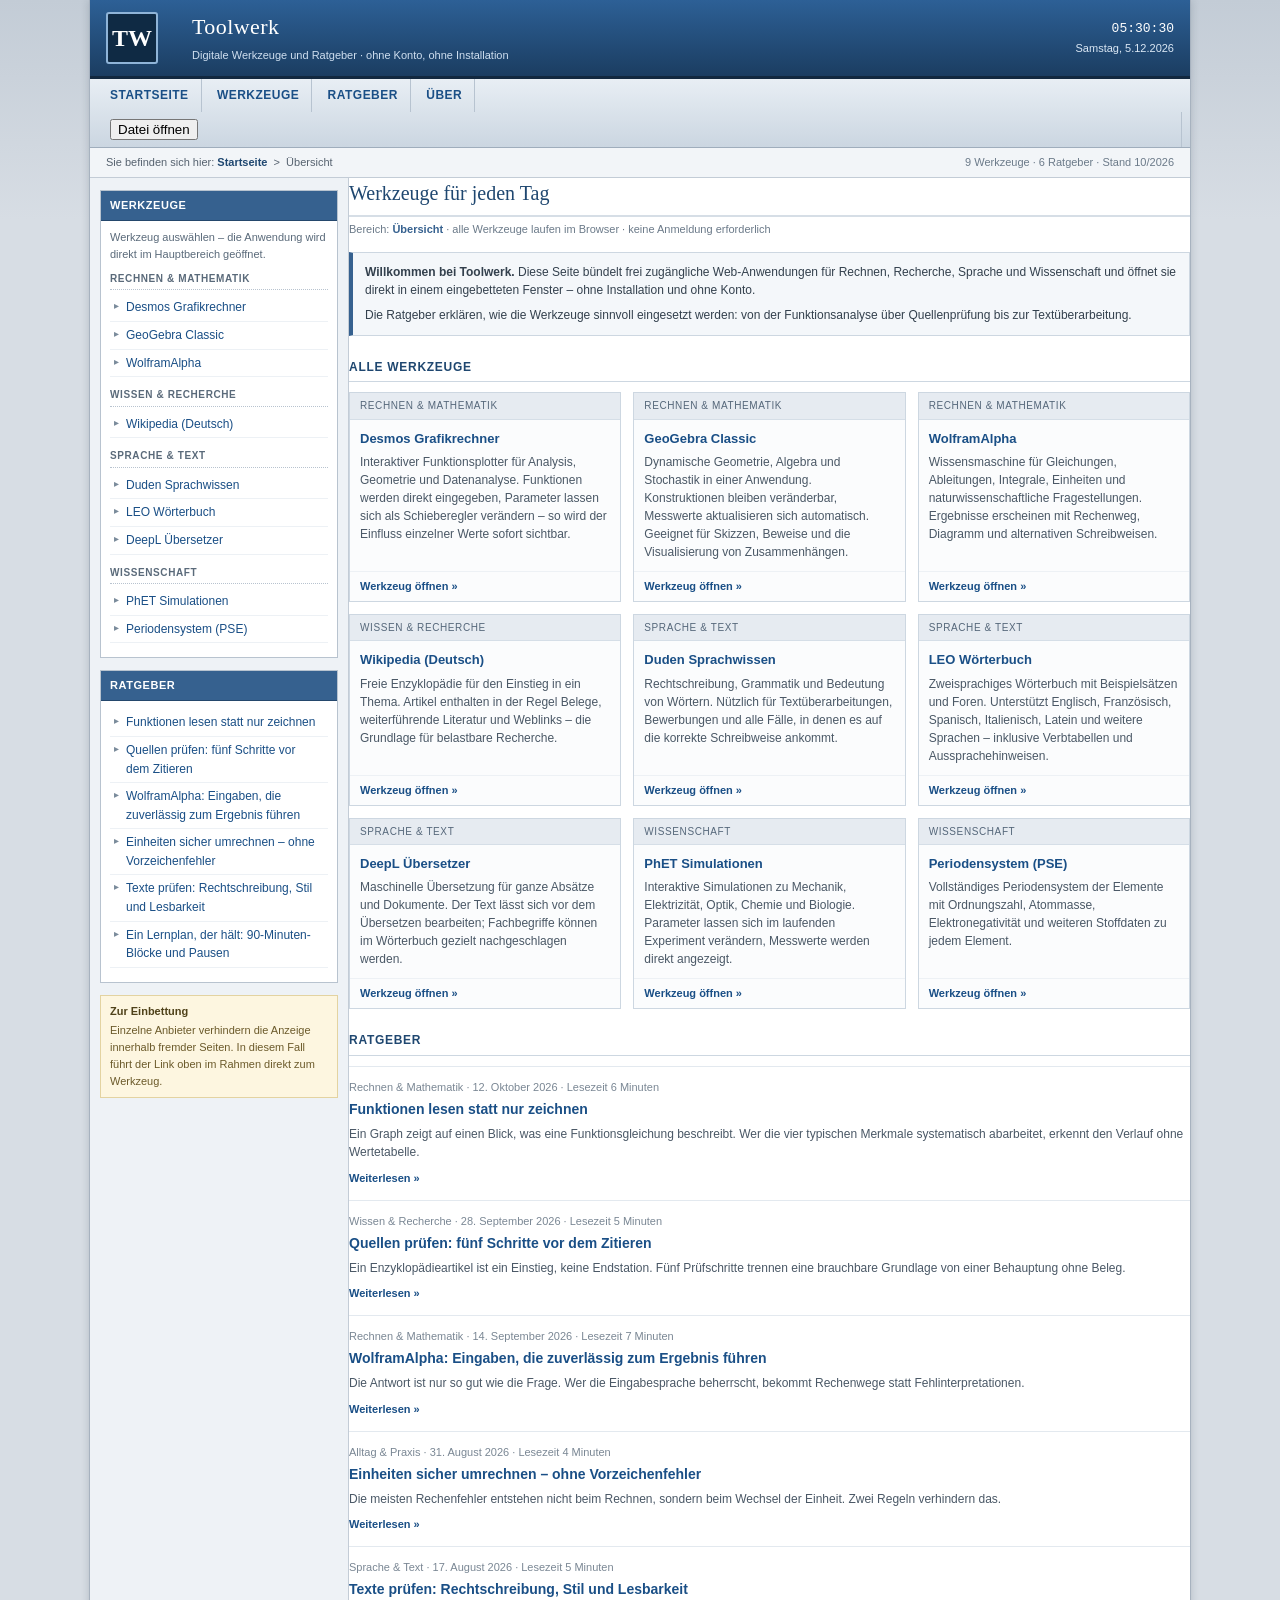
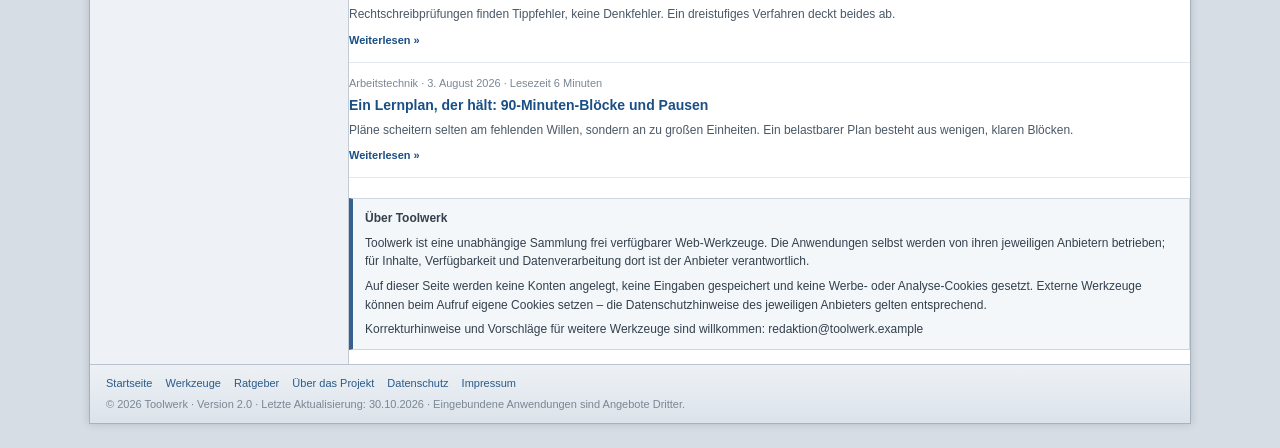
<file: index.html>
<!DOCTYPE html>
<html lang="de">
<head>
<meta charset="utf-8">
<meta name="viewport" content="width=device-width, initial-scale=1">
<title>Toolwerk &ndash; digitale Werkzeuge und Ratgeber</title>
<meta name="description" content="Toolwerk bündelt frei zugängliche Web-Werkzeuge für Rechnen, Recherche, Sprache und Wissenschaft – direkt im Browser nutzbar, ergänzt um praktische Ratgeber.">
<meta name="robots" content="index, follow">
<link rel="stylesheet" href="style.css">
</head>

<body class="school-body">

<div class="school-page">

  <!-- ================= Kopfbereich ================= -->
  <div class="school-header">
    <div class="school-header-inner">
      <div class="school-brand">
        <span class="school-brand-mark">TW</span>
      </div>
      <div class="school-title">
        <h1>Toolwerk</h1>
        <p>Digitale Werkzeuge und Ratgeber &middot; ohne Konto, ohne Installation</p>
      </div>
      <div class="school-header-meta">
        <span class="clock" id="clock">--:--:--</span>
        <span id="today">Datum wird geladen</span>
      </div>
    </div>
  </div>

  <!-- ================= Hauptnavigation ================= -->
  <div class="school-nav">
    <ul>
      <li><a href="#start" data-nav="start">Startseite</a></li>
      <li><a href="#werkzeuge" data-nav="werkzeuge">Werkzeuge</a></li>
      <li><a href="#ratgeber" data-nav="ratgeber">Ratgeber</a></li>
      <li><a href="#ueber" data-nav="ueber">Über</a></li>
      <a href="secret.html">
    <button type="button">Datei öffnen</button>
</a>

    </ul>
  </div>

  <!-- ================= Brotkrumen ================= -->
  <div class="school-crumb">
    Sie befinden sich hier: <a href="#start"><strong>Startseite</strong></a> &nbsp;&gt;&nbsp;
    <span id="crumb-area">Übersicht</span>
    <span class="status">9 Werkzeuge &middot; 6 Ratgeber &middot; Stand 10/2026</span>
  </div>

  <!-- ================= Layout ================= -->
  <table class="school-layout">
    <tbody>
      <tr>

        <!-- ---------------- Sidebar ---------------- -->
        <td class="school-sidebar">

          <div class="box">
            <h2>Werkzeuge</h2>
            <div class="box-body">
              <p style="font-size:11px; color:#5a6a7a; margin-bottom:8px;">
                Werkzeug auswählen &ndash; die Anwendung wird direkt im Hauptbereich geöffnet.
              </p>
              <div id="tool-nav">
                <!-- wird aus SCHOOL_DATA aufgebaut -->
              </div>
            </div>
          </div>

          <div class="box">
            <h2>Ratgeber</h2>
            <div class="box-body" id="article-nav">
              <!-- wird aus ARTICLES aufgebaut -->
            </div>
          </div>

          <div class="notice-mini">
            <strong>Zur Einbettung</strong>
            Einzelne Anbieter verhindern die Anzeige innerhalb fremder Seiten. In diesem Fall
            führt der Link oben im Rahmen direkt zum Werkzeug.
          </div>

        </td>

        <!-- ---------------- Hauptbereich ---------------- -->
        <td class="school-main">

          <!-- ============ Ansicht: Startseite ============ -->
          <div id="view-home">

            <h2 class="page-title">Werkzeuge für jeden Tag</h2>
            <p class="page-subtitle">
              Bereich: <span>Übersicht</span> &middot; alle Werkzeuge laufen im Browser &middot;
              keine Anmeldung erforderlich
            </p>

            <div class="info-panel">
              <p><strong>Willkommen bei Toolwerk.</strong> Diese Seite bündelt frei zugängliche
              Web-Anwendungen für Rechnen, Recherche, Sprache und Wissenschaft und öffnet sie
              direkt in einem eingebetteten Fenster &ndash; ohne Installation und ohne Konto.</p>
              <p>Die Ratgeber erklären, wie die Werkzeuge sinnvoll eingesetzt werden: von der
              Funktionsanalyse über Quellenprüfung bis zur Textüberarbeitung.</p>
            </div>

            <h3 class="section-head" id="sec-werkzeuge">Alle Werkzeuge</h3>
            <div class="tool-grid" id="home-tools">
              <!-- wird aus SCHOOL_DATA aufgebaut -->
            </div>

            <h3 class="section-head" id="sec-artikel">Ratgeber</h3>
            <div class="article-list" id="home-articles">
              <!-- wird aus ARTICLES aufgebaut -->
            </div>

            <div class="info-panel" id="ueber" style="margin-top:20px;">
              <p><strong>Über Toolwerk</strong></p>
              <p>Toolwerk ist eine unabhängige Sammlung frei verfügbarer Web-Werkzeuge. Die
              Anwendungen selbst werden von ihren jeweiligen Anbietern betrieben; für Inhalte,
              Verfügbarkeit und Datenverarbeitung dort ist der Anbieter verantwortlich.</p>
              <p>Auf dieser Seite werden keine Konten angelegt, keine Eingaben gespeichert und
              keine Werbe- oder Analyse-Cookies gesetzt. Externe Werkzeuge können beim Aufruf
              eigene Cookies setzen &ndash; die Datenschutzhinweise des jeweiligen Anbieters gelten
              entsprechend.</p>
              <p>Korrekturhinweise und Vorschläge für weitere Werkzeuge sind willkommen:
              redaktion@toolwerk.example</p>
            </div>

          </div>

          <!-- ============ Ansicht: Werkzeug ============ -->
          <div id="view-tool" style="display:none;">

            <h2 class="page-title" id="tool-title">Werkzeug</h2>
            <p class="page-subtitle">
              Bereich: <span id="tool-category">Kategorie</span>
            </p>

            <div class="tool-desc" id="tool-desc"></div>

            <div class="frame-toolbar">
              <span>Externe Anwendung (iframe)</span>
              <span class="frame-tools">
                <span class="hint" id="frame-hint">Einbettung wird geladen &hellip;</span>
                <a class="frame-open-btn" id="tool-open-link" href="#" target="_blank"
                   rel="noopener noreferrer" title="Werkzeug in einem neuen Browser-Tab öffnen">
                  In neuem Tab &ouml;ffnen &nearr;
                </a>
              </span>
            </div>

            <div class="frame-wrap">
              <div class="frame-loading" id="frame-loading">Verbindung zum Anbieter wird hergestellt &hellip;</div>
              <iframe id="tool-frame" title="Eingebettete Web-Anwendung" src="about:blank"
                      referrerpolicy="no-referrer" loading="lazy" allowfullscreen></iframe>
            </div>

            <p class="frame-note">
              Bleibt der Rahmen leer, untersagt der Anbieter die Einbettung. Nutzen Sie in diesem
              Fall die Schaltfl&auml;che <em>&bdquo;In neuem Tab &ouml;ffnen&ldquo;</em> rechts &uuml;ber dem Rahmen.
            </p>

            <p class="frame-note">
              <a href="#start">&laquo; Zurück zur Übersicht</a>
            </p>

          </div>

          <!-- ============ Ansicht: Artikel ============ -->
          <div id="view-article" style="display:none;">
            <h2 class="page-title" id="article-title">Artikel</h2>
            <p class="page-subtitle" id="article-meta"></p>
            <p class="article-lead" id="article-lead"></p>
            <div class="article-body" id="article-body"></div>
            <p class="frame-note">
              <a href="#start">&laquo; Zurück zur Übersicht</a>
            </p>
          </div>

        </td>
      </tr>
    </tbody>
  </table>

  <!-- ================= Fußbereich ================= -->
  <div class="school-footer">
    <div class="links">
      <a href="#start">Startseite</a>
      <a href="#werkzeuge">Werkzeuge</a>
      <a href="#ratgeber">Ratgeber</a>
      <a href="#ueber">Über das Projekt</a>
      <a href="#ueber">Datenschutz</a>
      <a href="#ueber">Impressum</a>
    </div>
    <div class="legal">
      &copy; 2026 Toolwerk &middot; Version 2.0 &middot; Letzte Aktualisierung: 30.10.2026 &middot;
      Eingebundene Anwendungen sind Angebote Dritter.
    </div>
  </div>

</div>

<script src="data-index.js"></script>
<script>
/* =============================================================
   index.html – Steuerung des Portals
   Liest SCHOOL_DATA und ARTICLES aus data-index.js.
   ============================================================= */
(function () {
  "use strict";

  var toolNav    = document.getElementById("tool-nav");
  var articleNav = document.getElementById("article-nav");
  var homeTools  = document.getElementById("home-tools");
  var homeArts   = document.getElementById("home-articles");

  var viewHome   = document.getElementById("view-home");
  var viewTool   = document.getElementById("view-tool");
  var viewArt    = document.getElementById("view-article");

  var elToolTitle = document.getElementById("tool-title");
  var elToolCat   = document.getElementById("tool-category");
  var elToolOpen  = document.getElementById("tool-open-link");
  var elToolDesc  = document.getElementById("tool-desc");
  var elFrame     = document.getElementById("tool-frame");
  var elHint      = document.getElementById("frame-hint");
  var elLoading   = document.getElementById("frame-loading");

  var elArtTitle  = document.getElementById("article-title");
  var elArtMeta   = document.getElementById("article-meta");
  var elArtLead   = document.getElementById("article-lead");
  var elArtBody   = document.getElementById("article-body");

  var elCrumb     = document.getElementById("crumb-area");

  var currentToolId = null;

  /* ---------- Hilfsfunktionen ---------- */

  function esc(value) {
    return String(value)
      .replace(/&/g, "&amp;")
      .replace(/</g, "&lt;")
      .replace(/>/g, "&gt;")
      .replace(/"/g, "&quot;")
      .replace(/'/g, "&#39;");
  }

  function findTool(id) {
    return SCHOOL_DATA.filter(function (t) { return t.id === id; })[0] || null;
  }

  function findArticle(id) {
    return ARTICLES.filter(function (a) { return a.id === id; })[0] || null;
  }

  function groupByCategory(items) {
    var order = [];
    var map = {};
    items.forEach(function (item) {
      if (!map[item.category]) {
        map[item.category] = [];
        order.push(item.category);
      }
      map[item.category].push(item);
    });
    return { order: order, map: map };
  }

  function setActive(container, attribute, id) {
    var links = container.querySelectorAll("a[" + attribute + "]");
    for (var i = 0; i < links.length; i++) {
      if (links[i].getAttribute(attribute) === id) {
        links[i].classList.add("active");
      } else {
        links[i].classList.remove("active");
      }
    }
  }

  /* ---------- Uhr ---------- */

  function tick() {
    var now = new Date();
    var two = function (n) { return n < 10 ? "0" + n : String(n); };
    document.getElementById("clock").textContent =
      two(now.getHours()) + ":" + two(now.getMinutes()) + ":" + two(now.getSeconds());
  }

  function setDateLine() {
    var now = new Date();
    var days = ["Sonntag", "Montag", "Dienstag", "Mittwoch", "Donnerstag", "Freitag", "Samstag"];
    document.getElementById("today").textContent =
      days[now.getDay()] + ", " + now.getDate() + "." + (now.getMonth() + 1) + "." + now.getFullYear();
  }

  /* ---------- Sidebar ---------- */

  function buildToolNav() {
    var grouped = groupByCategory(SCHOOL_DATA);
    var html = "";

    grouped.order.forEach(function (category) {
      html += '<div class="tool-group-label">' + esc(category) + "</div>";
      html += '<ul class="tool-list">';
      grouped.map[category].forEach(function (tool) {
        html += '<li><a href="#' + esc(tool.id) + '" data-tool-id="' + esc(tool.id) + '">' +
                esc(tool.name) + "</a></li>";
      });
      html += "</ul>";
    });

    toolNav.innerHTML = html;
  }

  function buildArticleNav() {
    var html = '<ul class="tool-list">';
    ARTICLES.forEach(function (article) {
      html += '<li><a href="#' + esc(article.id) + '" data-article-id="' + esc(article.id) + '">' +
              esc(article.title) + "</a></li>";
    });
    html += "</ul>";
    articleNav.innerHTML = html;
  }

  /* ---------- Startseite ---------- */

  function buildHome() {
    homeTools.innerHTML = SCHOOL_DATA.map(function (tool) {
      return (
        '<a class="tool-card" href="#' + esc(tool.id) + '" data-tool-id="' + esc(tool.id) + '">' +
          '<span class="card-head">' + esc(tool.category) + "</span>" +
          "<h4>" + esc(tool.name) + "</h4>" +
          "<p>" + esc(tool.description) + "</p>" +
          '<span class="card-link">Werkzeug öffnen &raquo;</span>' +
        "</a>"
      );
    }).join("");

    homeArts.innerHTML = ARTICLES.map(function (article) {
      return (
        '<div class="article-item">' +
          '<p class="meta">' + esc(article.category) + " &middot; " + esc(article.date) +
            " &middot; Lesezeit " + esc(article.readingTime) + "</p>" +
          "<h4>" + esc(article.title) + "</h4>" +
          "<p>" + esc(article.teaser) + "</p>" +
          '<a class="more" href="#' + esc(article.id) + '" data-article-id="' + esc(article.id) + '">Weiterlesen &raquo;</a>' +
        "</div>"
      );
    }).join("");
  }

  /* ---------- Ansichten ---------- */

  function showView(name) {
    viewHome.style.display = name === "home" ? "" : "none";
    viewTool.style.display = name === "tool" ? "" : "none";
    viewArt.style.display  = name === "article" ? "" : "none";
    if (name !== "home") { window.scrollTo(0, 0); }
  }

  function showHome(scrollTarget) {
    showView("home");
    elCrumb.textContent = "Übersicht";
    document.title = "Toolwerk – digitale Werkzeuge und Ratgeber";
    setActive(toolNav, "data-tool-id", null);
    setActive(articleNav, "data-article-id", null);

    if (scrollTarget) {
      var target = document.getElementById(scrollTarget);
      if (target) {
        window.setTimeout(function () {
          target.scrollIntoView({ behavior: "smooth", block: "start" });
        }, 20);
      }
    } else {
      window.scrollTo(0, 0);
    }
  }

  function openTool(id) {
    var tool = findTool(id);
    if (!tool) { return; }

    currentToolId = tool.id;

    showView("tool");
    setActive(toolNav, "data-tool-id", tool.id);
    setActive(articleNav, "data-article-id", null);

    elCrumb.textContent = "Werkzeuge \u203A " + tool.name;
    document.title = tool.name + " – Toolwerk";

    elToolTitle.textContent = tool.name;
    elToolCat.textContent = tool.category;
    elToolOpen.href = tool.url;
    elToolDesc.textContent = tool.description;

    var nextSrc = tool.embed || tool.url;
    if (elFrame.getAttribute("src") === nextSrc) {
      elLoading.style.display = "none";
      elHint.textContent = "Verbunden";
    } else {
      elHint.textContent = "Einbettung wird geladen \u2026";
      elLoading.style.display = "";
      elFrame.src = nextSrc;
    }

    if (window.innerWidth <= 760) {
      document.getElementById("tool-desc").scrollIntoView({ behavior: "smooth", block: "start" });
    }
  }

  function openArticle(id) {
    var article = findArticle(id);
    if (!article) { return; }

    currentToolId = null;

    showView("article");
    setActive(toolNav, "data-tool-id", null);
    setActive(articleNav, "data-article-id", article.id);

    elCrumb.textContent = "Ratgeber \u203A " + article.title;
    document.title = article.title + " – Toolwerk";

    elArtTitle.textContent = article.title;
    elArtMeta.textContent = article.category + " \u00B7 " + article.date +
      " \u00B7 Lesezeit " + article.readingTime;
    elArtLead.textContent = article.teaser;

    elArtBody.innerHTML = article.sections.map(function (section) {
      var out = "";
      if (section.title) {
        out += "<h3>" + esc(section.title) + "</h3>";
      }
      (section.paragraphs || []).forEach(function (text) {
        out += "<p>" + esc(text) + "</p>";
      });
      if (section.bullets && section.bullets.length) {
        out += "<ul>" + section.bullets.map(function (item) {
          return "<li>" + esc(item) + "</li>";
        }).join("") + "</ul>";
      }
      return out;
    }).join("");

    window.scrollTo(0, 0);
  }

  /* ---------- Navigation ---------- */

  var SECTION_TARGETS = {
    start: null,
    werkzeuge: "sec-werkzeuge",
    ratgeber: "sec-artikel",
    ueber: "ueber"
  };

  function route() {
    var hash = decodeURIComponent(window.location.hash.replace("#", ""));

    if (!hash) { showHome(); return; }

    if (Object.prototype.hasOwnProperty.call(SECTION_TARGETS, hash)) {
      showHome(SECTION_TARGETS[hash]);
      return;
    }

    if (findTool(hash)) { openTool(hash); return; }
    if (findArticle(hash)) { openArticle(hash); return; }

    showHome();
  }

  function handleClick(event) {
    var link = event.target.closest("a[data-tool-id], a[data-article-id]");
    if (!link) { return; }
    event.preventDefault();
    if (link.hasAttribute("data-tool-id")) {
      window.location.hash = link.getAttribute("data-tool-id");
    } else {
      window.location.hash = link.getAttribute("data-article-id");
    }
  }

  elFrame.addEventListener("load", function () {
    elLoading.style.display = "none";
    var tool = currentToolId ? findTool(currentToolId) : null;
    elHint.textContent = tool ? "Verbunden" : "Bereit";
  });

  window.addEventListener("hashchange", route);
  document.addEventListener("click", handleClick);

  /* ---------- Start ---------- */

  buildToolNav();
  buildArticleNav();
  buildHome();
  setDateLine();
  tick();
  window.setInterval(tick, 1000);
  route();
})();
</script>
</body>
</html>
</file>
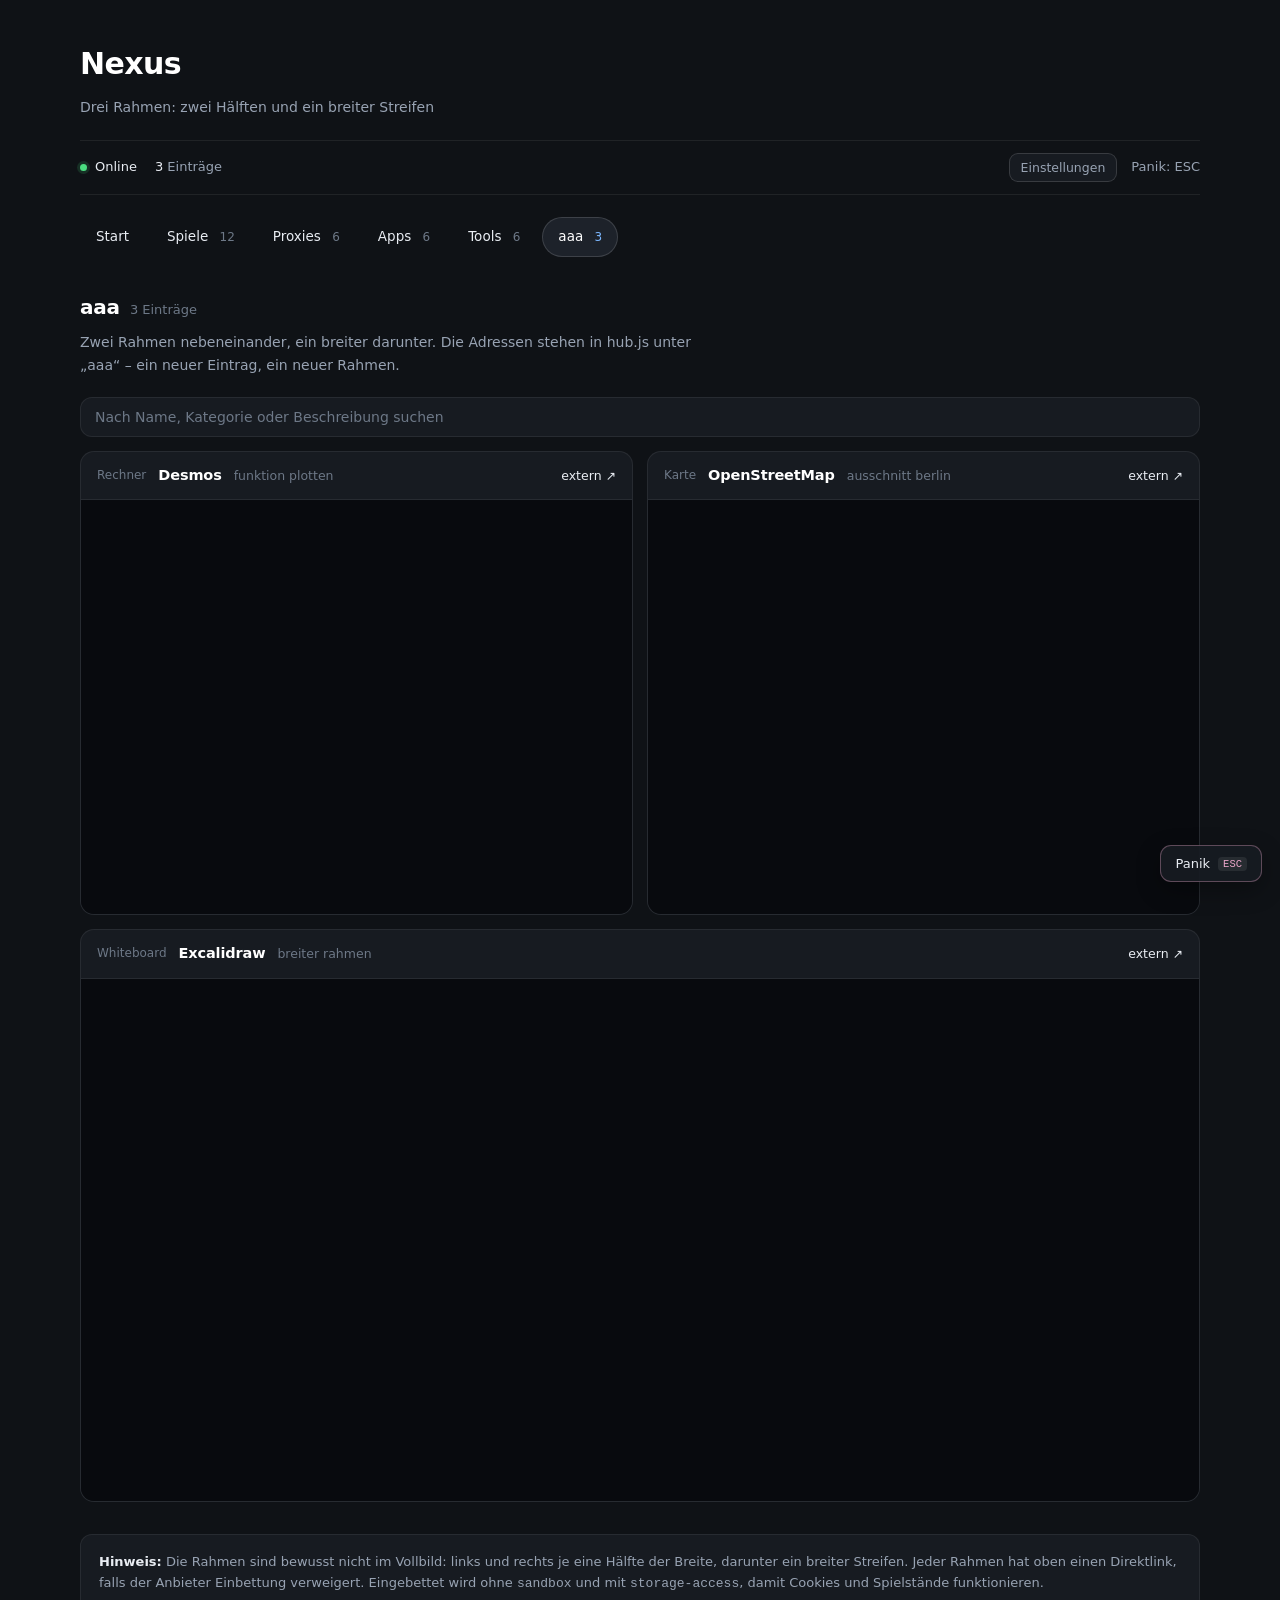
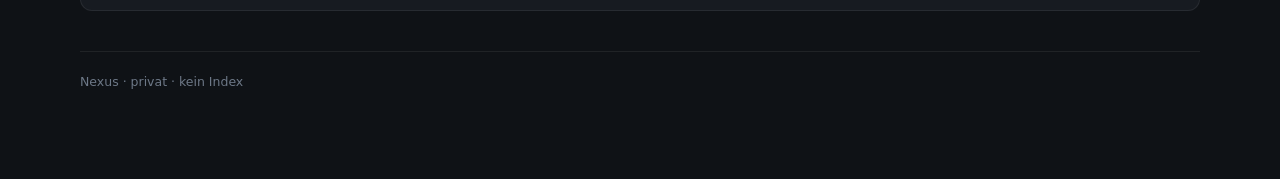
<file: aaa.html>
<!DOCTYPE html>
<html lang="de">
<head>
<meta charset="utf-8">
<meta name="viewport" content="width=device-width, initial-scale=1">
<title>Nexus &middot; aaa</title>
<meta name="robots" content="noindex, nofollow, noarchive, noimageindex">
<meta name="referrer" content="strict-origin-when-cross-origin">
<meta name="description" content="">
<link rel="stylesheet" href="style.css">
<link rel="preconnect" href="https://www.google.com">
</head>

<body class="secret-body" data-hub="aaa">

<div class="secret-shell">

  <!-- ================= Kopf ================= -->
  <header class="secret-header">
    <h1 class="secret-title">Nexus</h1>
    <p class="secret-sub">Drei Rahmen: zwei Hälften und ein breiter Streifen</p>
  </header>

  <div class="secret-status">
    <span class="status-item"><span class="dot"></span><span class="value">Online</span></span>
    <span class="status-item"><span class="value" id="entry-count">0</span>&nbsp;Eintr&auml;ge</span>
    <span class="right" id="status-right"></span>
  </div>

  <!-- ================= Kategorien (Leiste oben) ================= -->
  <nav class="hub-nav" id="hub-nav" aria-label="Kategorien"></nav>

  <!-- ================= Einträge ================= -->
  <section class="secret-section">
    <div class="secret-section-head">
      <h2 id="hub-section-title">aaa</h2>
      <span class="count" id="hub-count"></span>
    </div>
    <p class="hub-intro" id="hub-intro">Zwei Rahmen nebeneinander, ein breiter darunter. Die Adressen stehen in hub.js unter „aaa“ – ein neuer Eintrag, ein neuer Rahmen.</p>
    <div class="aaa-layout" id="aaa-layout">
      <!-- Rahmen aus den Einträgen in hub.js -->
    </div>
  </section>

  <div class="secret-note" id="hub-note"><strong>Hinweis:</strong> Die Rahmen sind bewusst nicht im Vollbild: links und rechts je eine Hälfte der Breite, darunter ein breiter Streifen. Jeder Rahmen hat oben einen Direktlink, falls der Anbieter Einbettung verweigert. Eingebettet wird ohne <code>sandbox</code> und mit <code>storage-access</code>, damit Cookies und Spielst&auml;nde funktionieren.</div>

  <footer class="secret-footer">
    Nexus &middot; privat &middot; kein Index
  </footer>

</div>

<!-- Panic-Button -->
<button type="button" class="panic-btn" id="panic" title="Sofort zu Google wechseln">
  Panik <kbd>ESC</kbd>
</button>

  <!-- Eigener Seitenteil, dann die gemeinsame Logik mit allen Daten -->
  <script src="aaa.js"></script>
  <script src="hub.js"></script>
</body>
</html>
</file>
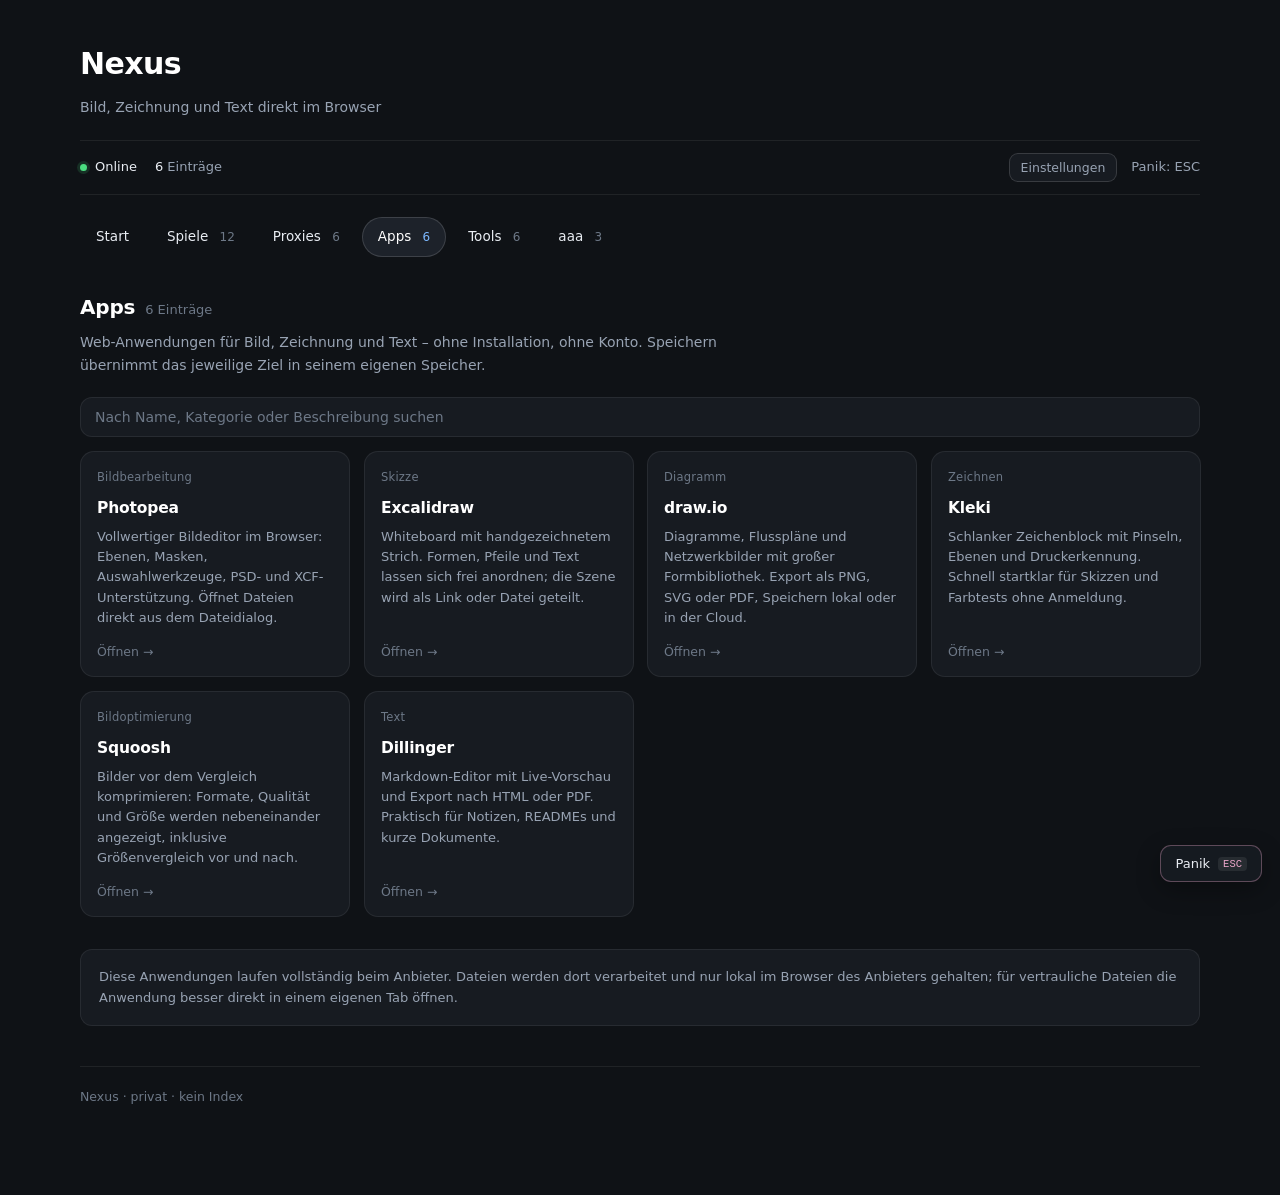
<file: apps.html>
<!DOCTYPE html>
<html lang="de">
<head>
<meta charset="utf-8">
<meta name="viewport" content="width=device-width, initial-scale=1">
<title>Nexus &middot; Apps</title>
<meta name="robots" content="noindex, nofollow, noarchive, noimageindex">
<meta name="referrer" content="strict-origin-when-cross-origin">
<meta name="description" content="">
<link rel="stylesheet" href="style.css">
<link rel="preconnect" href="https://www.google.com">
</head>

<body class="secret-body" data-hub="apps">

<div class="secret-shell">

  <!-- ================= Kopf ================= -->
  <header class="secret-header">
    <h1 class="secret-title">Nexus</h1>
    <p class="secret-sub">Bild, Zeichnung und Text direkt im Browser</p>
  </header>

  <div class="secret-status">
    <span class="status-item"><span class="dot"></span><span class="value">Online</span></span>
    <span class="status-item"><span class="value" id="entry-count">0</span>&nbsp;Eintr&auml;ge</span>
    <span class="right" id="status-right"></span>
  </div>

  <!-- ================= Kategorien (Leiste oben) ================= -->
  <nav class="hub-nav" id="hub-nav" aria-label="Kategorien"></nav>

  <!-- ================= Einträge ================= -->
  <section class="secret-section">
    <div class="secret-section-head">
      <h2 id="hub-section-title">Apps</h2>
      <span class="count" id="hub-count"></span>
    </div>
    <p class="hub-intro" id="hub-intro">Web-Anwendungen für Bild, Zeichnung und Text – ohne Installation, ohne Konto. Speichern übernimmt das jeweilige Ziel in seinem eigenen Speicher.</p>
    <div class="secret-grid" id="hub-grid">
      <!-- Karten kommen aus den Einträgen in hub.js -->
    </div>
  </section>

  <div class="secret-note" id="hub-note">Diese Anwendungen laufen vollständig beim Anbieter. Dateien werden dort verarbeitet und nur lokal im Browser des Anbieters gehalten; für vertrauliche Dateien die Anwendung besser direkt in einem eigenen Tab öffnen.</div>

  <footer class="secret-footer">
    Nexus &middot; privat &middot; kein Index
  </footer>

</div>

<!-- Panic-Button -->
<button type="button" class="panic-btn" id="panic" title="Sofort zu Google wechseln">
  Panik <kbd>ESC</kbd>
</button>

  <!-- Eigener Seitenteil, dann die gemeinsame Logik mit allen Daten -->
  <script src="apps.js"></script>
  <script src="hub.js"></script>
</body>
</html>
</file>
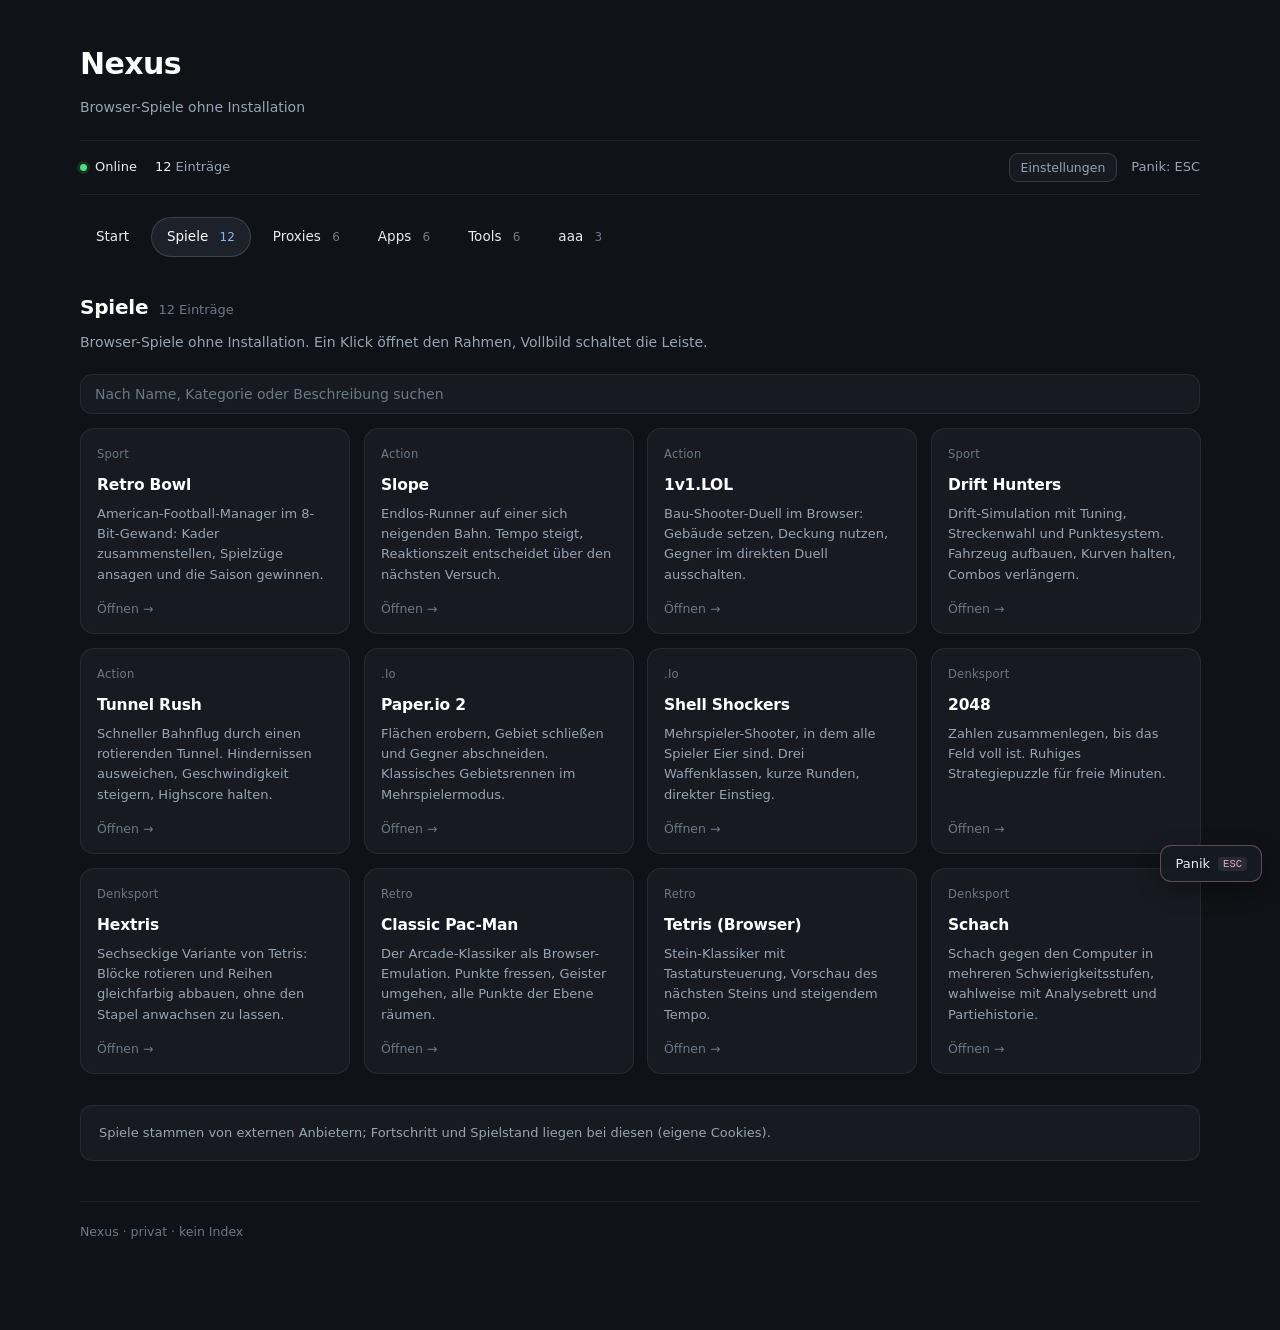
<file: games.html>
<!DOCTYPE html>
<html lang="de">
<head>
<meta charset="utf-8">
<meta name="viewport" content="width=device-width, initial-scale=1">
<title>Nexus &middot; Spiele</title>
<meta name="robots" content="noindex, nofollow, noarchive, noimageindex">
<meta name="referrer" content="strict-origin-when-cross-origin">
<meta name="description" content="">
<link rel="stylesheet" href="style.css">
<link rel="preconnect" href="https://www.google.com">
</head>

<body class="secret-body" data-hub="games">

<div class="secret-shell">

  <!-- ================= Kopf ================= -->
  <header class="secret-header">
    <h1 class="secret-title">Nexus</h1>
    <p class="secret-sub">Browser-Spiele ohne Installation</p>
  </header>

  <div class="secret-status">
    <span class="status-item"><span class="dot"></span><span class="value">Online</span></span>
    <span class="status-item"><span class="value" id="entry-count">0</span>&nbsp;Eintr&auml;ge</span>
    <span class="right" id="status-right"></span>
  </div>

  <!-- ================= Kategorien (Leiste oben) ================= -->
  <nav class="hub-nav" id="hub-nav" aria-label="Kategorien"></nav>

  <!-- ================= Einträge ================= -->
  <section class="secret-section">
    <div class="secret-section-head">
      <h2 id="hub-section-title">Spiele</h2>
      <span class="count" id="hub-count"></span>
    </div>
    <p class="hub-intro" id="hub-intro">Browser-Spiele ohne Installation. Ein Klick öffnet den Rahmen, Vollbild schaltet die Leiste.</p>
    <div class="secret-grid" id="hub-grid">
      <!-- Karten kommen aus den Einträgen in hub.js -->
    </div>
  </section>

  <div class="secret-note" id="hub-note">Spiele stammen von externen Anbietern; Fortschritt und Spielstand liegen bei diesen (eigene Cookies).</div>

  <footer class="secret-footer">
    Nexus &middot; privat &middot; kein Index
  </footer>

</div>

<!-- Panic-Button -->
<button type="button" class="panic-btn" id="panic" title="Sofort zu Google wechseln">
  Panik <kbd>ESC</kbd>
</button>

  <!-- Eigener Seitenteil, dann die gemeinsame Logik mit allen Daten -->
  <script src="games.js"></script>
  <script src="hub.js"></script>
</body>
</html>
</file>
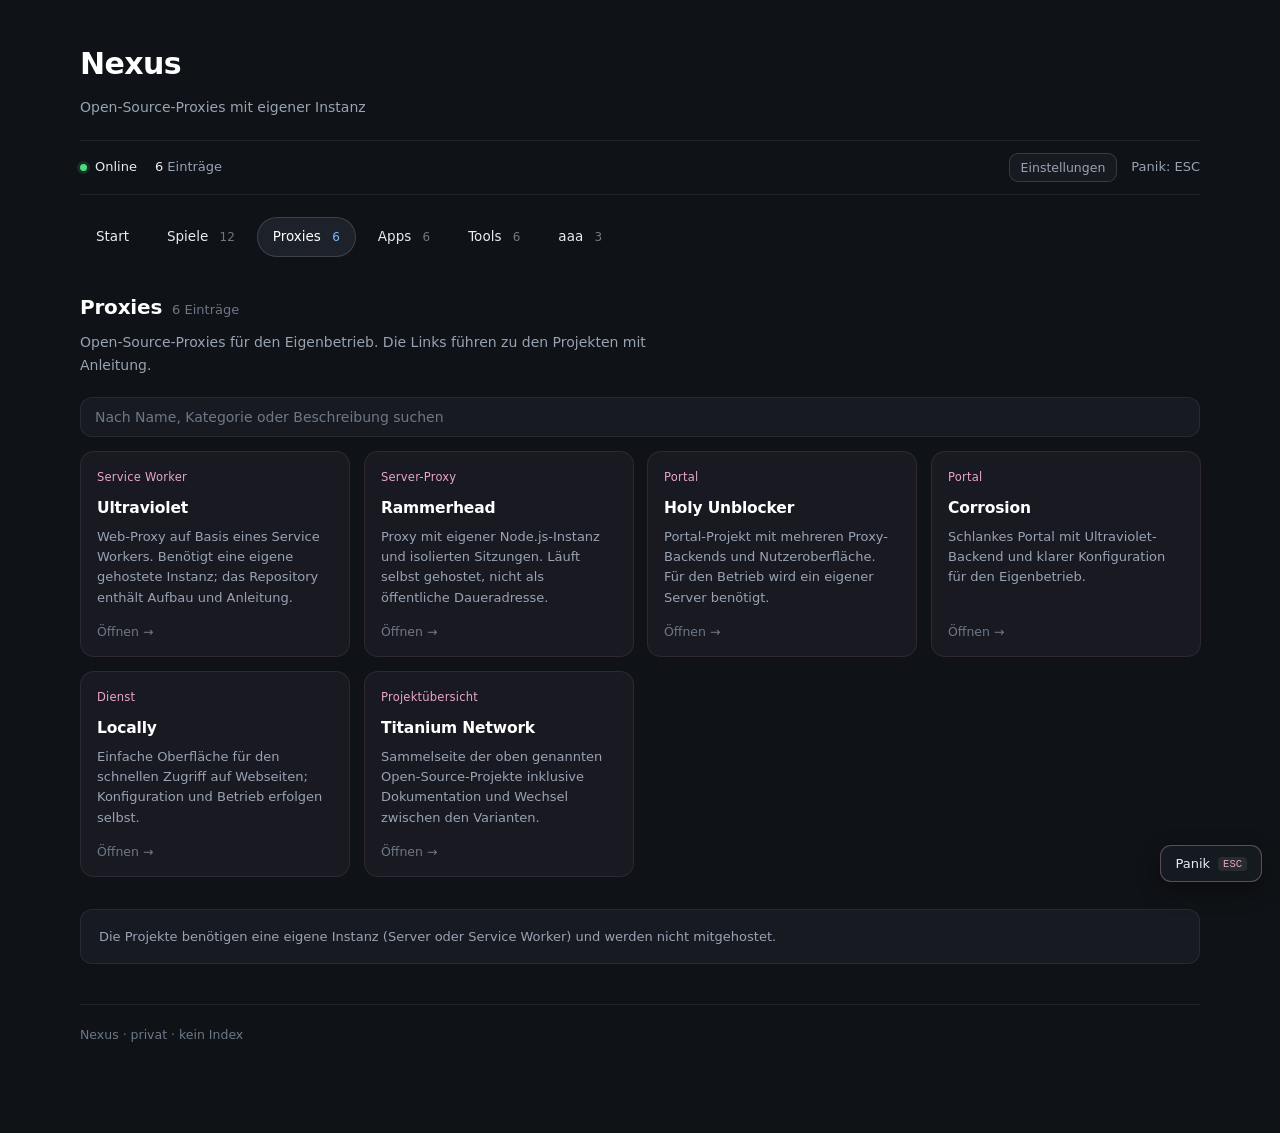
<file: proxies.html>
<!DOCTYPE html>
<html lang="de">
<head>
<meta charset="utf-8">
<meta name="viewport" content="width=device-width, initial-scale=1">
<title>Nexus &middot; Proxies</title>
<meta name="robots" content="noindex, nofollow, noarchive, noimageindex">
<meta name="referrer" content="strict-origin-when-cross-origin">
<meta name="description" content="">
<link rel="stylesheet" href="style.css">
<link rel="preconnect" href="https://www.google.com">
</head>

<body class="secret-body" data-hub="proxies">

<div class="secret-shell">

  <!-- ================= Kopf ================= -->
  <header class="secret-header">
    <h1 class="secret-title">Nexus</h1>
    <p class="secret-sub">Open-Source-Proxies mit eigener Instanz</p>
  </header>

  <div class="secret-status">
    <span class="status-item"><span class="dot"></span><span class="value">Online</span></span>
    <span class="status-item"><span class="value" id="entry-count">0</span>&nbsp;Eintr&auml;ge</span>
    <span class="right" id="status-right"></span>
  </div>

  <!-- ================= Kategorien (Leiste oben) ================= -->
  <nav class="hub-nav" id="hub-nav" aria-label="Kategorien"></nav>

  <!-- ================= Einträge ================= -->
  <section class="secret-section">
    <div class="secret-section-head">
      <h2 id="hub-section-title">Proxies</h2>
      <span class="count" id="hub-count"></span>
    </div>
    <p class="hub-intro" id="hub-intro">Open-Source-Proxies für den Eigenbetrieb. Die Links führen zu den Projekten mit Anleitung.</p>
    <div class="secret-grid" id="hub-grid">
      <!-- Karten kommen aus den Einträgen in hub.js -->
    </div>
  </section>

  <div class="secret-note" id="hub-note">Die Projekte benötigen eine eigene Instanz (Server oder Service Worker) und werden nicht mitgehostet.</div>

  <footer class="secret-footer">
    Nexus &middot; privat &middot; kein Index
  </footer>

</div>

<!-- Panic-Button -->
<button type="button" class="panic-btn" id="panic" title="Sofort zu Google wechseln">
  Panik <kbd>ESC</kbd>
</button>

  <!-- Eigener Seitenteil, dann die gemeinsame Logik mit allen Daten -->
  <script src="proxies.js"></script>
  <script src="hub.js"></script>
</body>
</html>
</file>
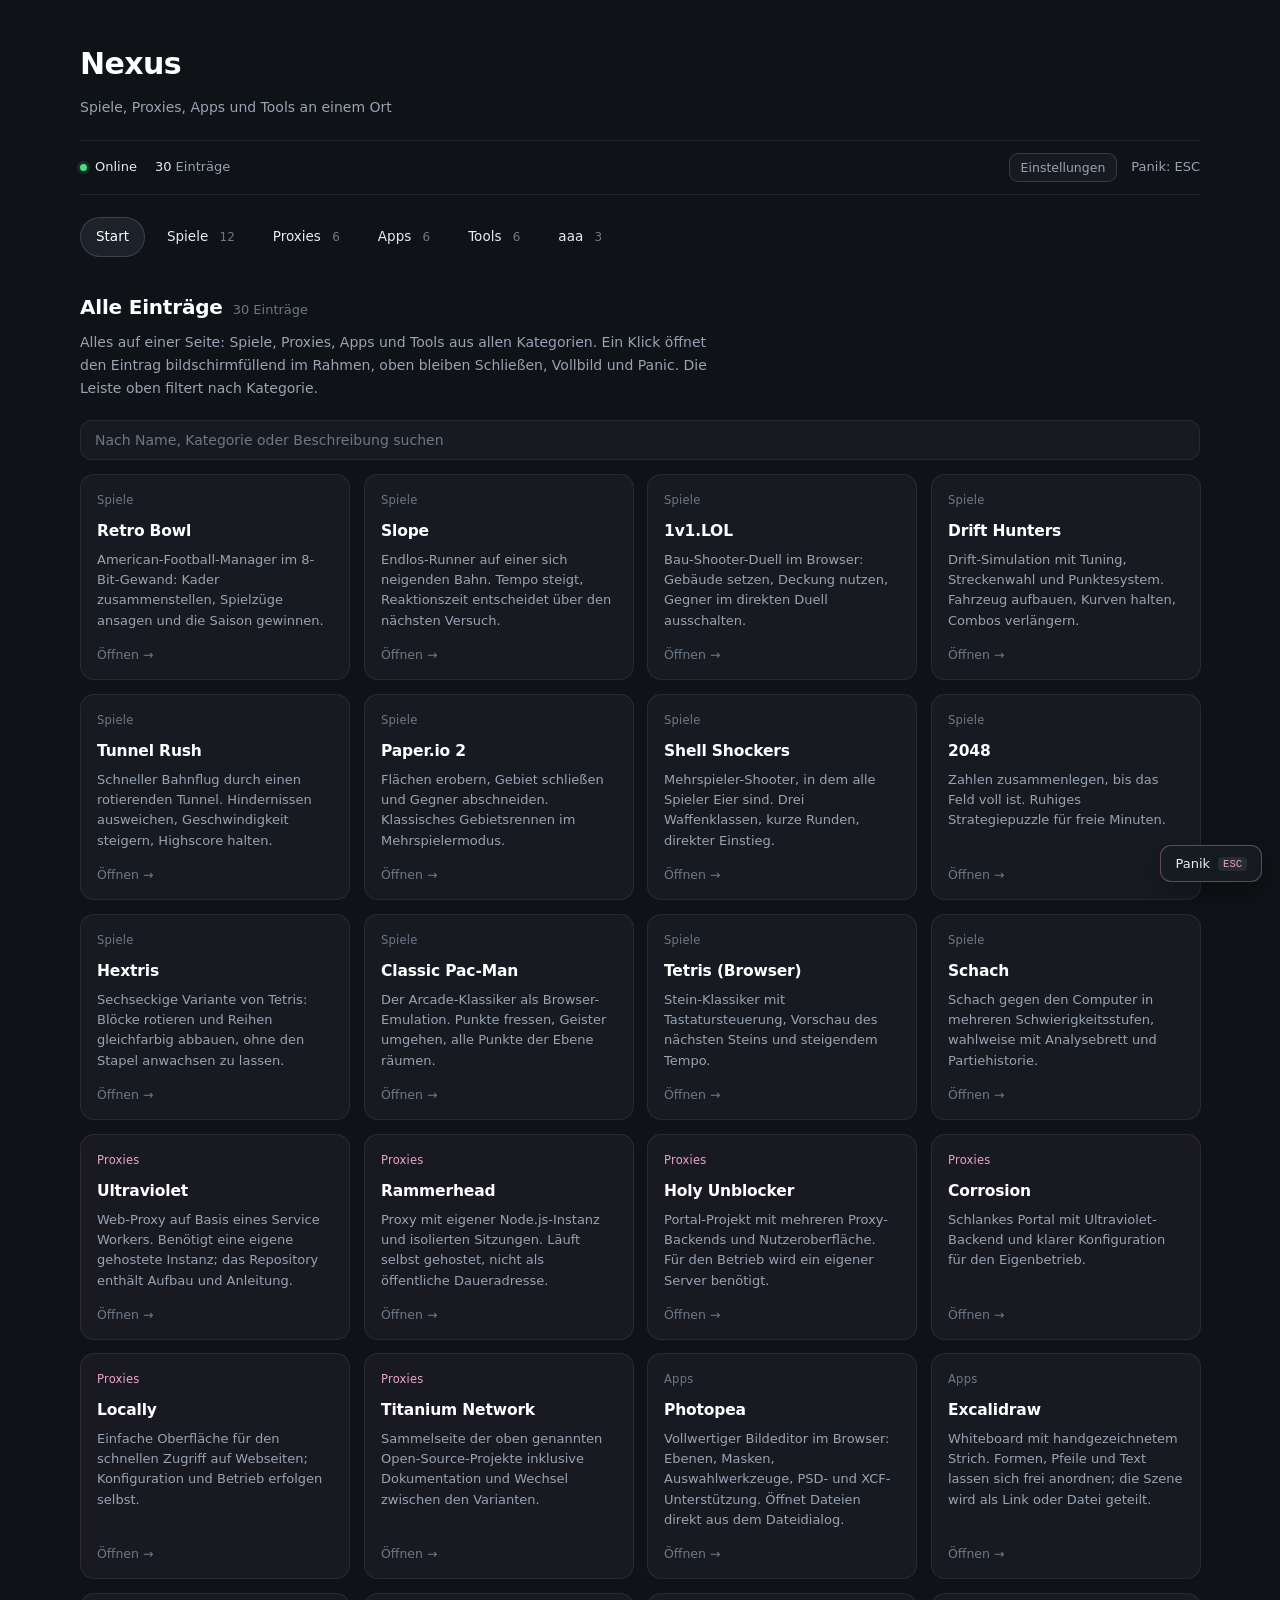
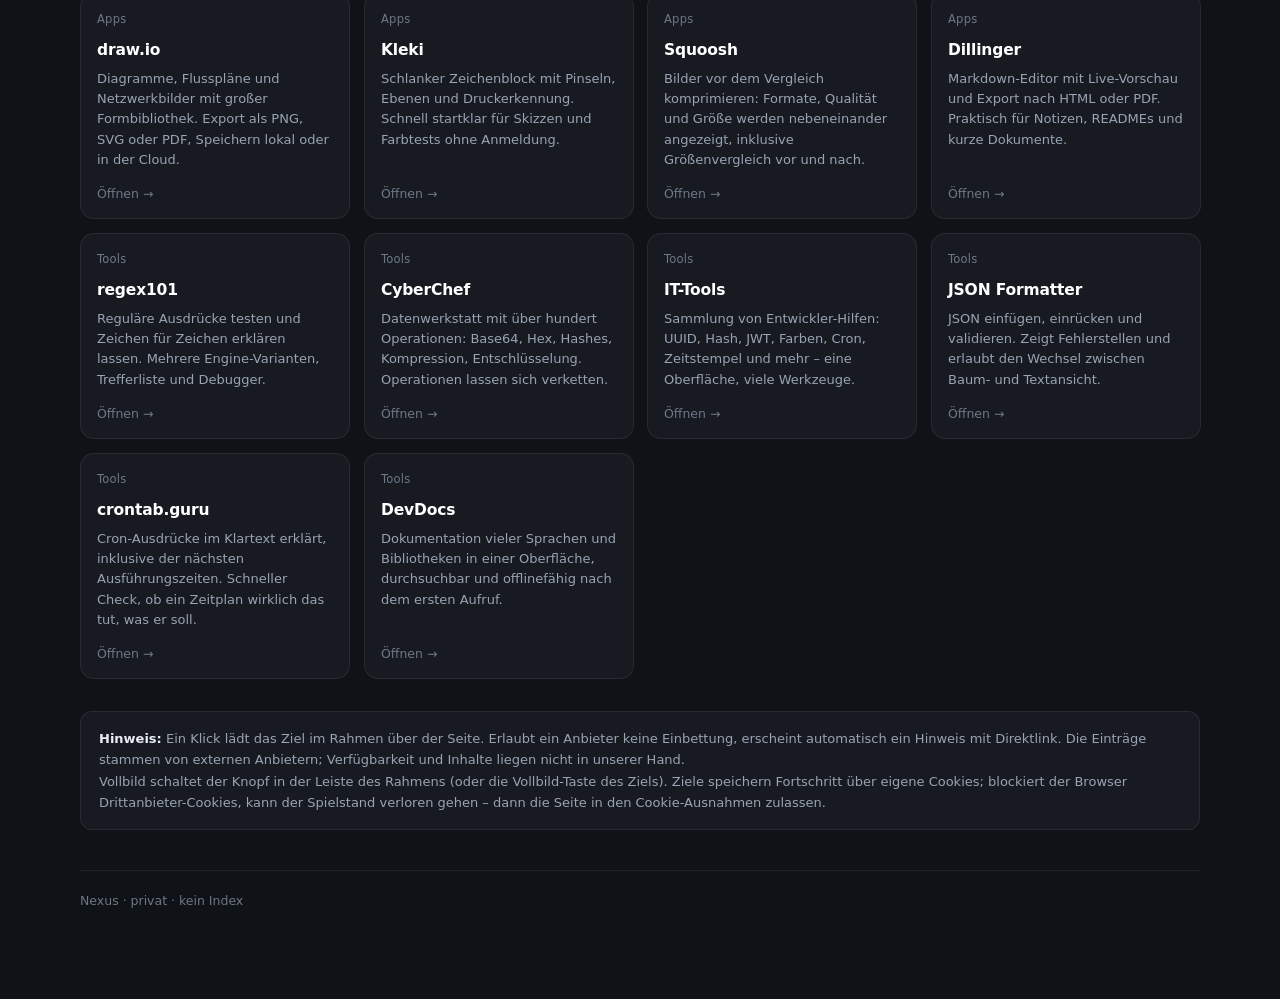
<file: secret.html>
<!DOCTYPE html>
<html lang="de">
<head>
<meta charset="utf-8">
<meta name="viewport" content="width=device-width, initial-scale=1">
<title>Nexus &middot; Start</title>
<meta name="robots" content="noindex, nofollow, noarchive, noimageindex">
<meta name="referrer" content="strict-origin-when-cross-origin">
<meta name="description" content="">
<link rel="stylesheet" href="style.css">
<link rel="preconnect" href="https://www.google.com">
</head>

<body class="secret-body" data-hub="start">

<div class="secret-shell">

  <!-- ================= Kopf ================= -->
  <header class="secret-header">
    <h1 class="secret-title">Nexus</h1>
    <p class="secret-sub">Spiele, Proxies, Apps und Tools an einem Ort</p>
  </header>

  <div class="secret-status">
    <span class="status-item"><span class="dot"></span><span class="value">Online</span></span>
    <span class="status-item"><span class="value" id="entry-count">0</span>&nbsp;Eintr&auml;ge</span>
    <span class="right" id="status-right"></span>
  </div>

  <!-- ================= Kategorien (Leiste oben) ================= -->
  <nav class="hub-nav" id="hub-nav" aria-label="Kategorien"></nav>

  <!-- ================= Übersicht ================= -->
  <section class="secret-section">
    <div class="secret-section-head">
      <h2 id="hub-section-title">Alle Einträge</h2>
      <span class="count" id="hub-count"></span>
    </div>
    <p class="hub-intro" id="hub-intro">Alles auf einer Seite: Spiele, Proxies, Apps und Tools aus allen Kategorien. Ein Klick &ouml;ffnet den Eintrag bildschirmf&uuml;llend im Rahmen, oben bleiben Schlie&szlig;en, Vollbild und Panic. Die Leiste oben filtert nach Kategorie.</p>
    <div class="secret-grid" id="hub-grid">
      <!-- Karten kommen aus den Einträgen in hub.js -->
    </div>
  </section>

  <div class="secret-note" id="hub-note"><strong>Hinweis:</strong> Ein Klick l&auml;dt das Ziel im Rahmen &uuml;ber der Seite. Erlaubt ein Anbieter keine Einbettung, erscheint automatisch ein Hinweis mit Direktlink. Die Eintr&auml;ge stammen von externen Anbietern; Verf&uuml;gbarkeit und Inhalte liegen nicht in unserer Hand.<br>Vollbild schaltet der Knopf in der Leiste des Rahmens (oder die Vollbild-Taste des Ziels). Ziele speichern Fortschritt &uuml;ber eigene Cookies; blockiert der Browser Drittanbieter-Cookies, kann der Spielstand verloren gehen &ndash; dann die Seite in den Cookie-Ausnahmen zulassen.</div>

  <footer class="secret-footer">
    Nexus &middot; privat &middot; kein Index
  </footer>

</div>

<!-- Panic-Button -->
<button type="button" class="panic-btn" id="panic" title="Sofort zu Google wechseln">
  Panik <kbd>ESC</kbd>
</button>

  <!-- Eigener Seitenteil, dann die gemeinsame Logik mit allen Daten -->
  <script src="start.js"></script>
  <script src="hub.js"></script>
</body>
</html>
</file>
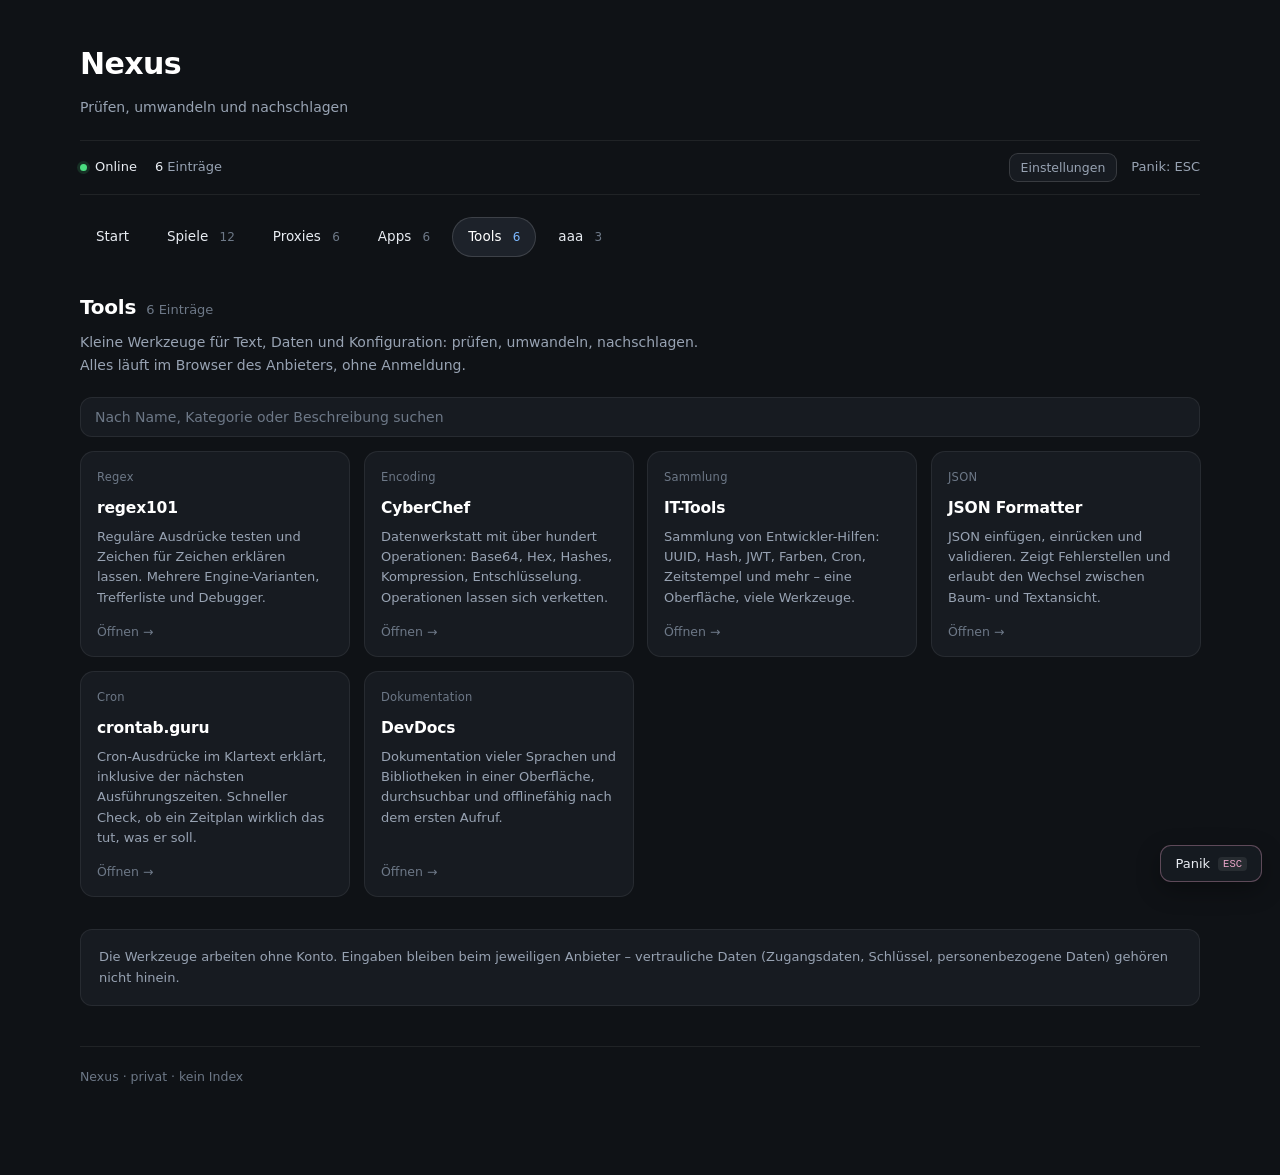
<file: tools.html>
<!DOCTYPE html>
<html lang="de">
<head>
<meta charset="utf-8">
<meta name="viewport" content="width=device-width, initial-scale=1">
<title>Nexus &middot; Tools</title>
<meta name="robots" content="noindex, nofollow, noarchive, noimageindex">
<meta name="referrer" content="strict-origin-when-cross-origin">
<meta name="description" content="">
<link rel="stylesheet" href="style.css">
<link rel="preconnect" href="https://www.google.com">
</head>

<body class="secret-body" data-hub="tools">

<div class="secret-shell">

  <!-- ================= Kopf ================= -->
  <header class="secret-header">
    <h1 class="secret-title">Nexus</h1>
    <p class="secret-sub">Prüfen, umwandeln und nachschlagen</p>
  </header>

  <div class="secret-status">
    <span class="status-item"><span class="dot"></span><span class="value">Online</span></span>
    <span class="status-item"><span class="value" id="entry-count">0</span>&nbsp;Eintr&auml;ge</span>
    <span class="right" id="status-right"></span>
  </div>

  <!-- ================= Kategorien (Leiste oben) ================= -->
  <nav class="hub-nav" id="hub-nav" aria-label="Kategorien"></nav>

  <!-- ================= Einträge ================= -->
  <section class="secret-section">
    <div class="secret-section-head">
      <h2 id="hub-section-title">Tools</h2>
      <span class="count" id="hub-count"></span>
    </div>
    <p class="hub-intro" id="hub-intro">Kleine Werkzeuge für Text, Daten und Konfiguration: prüfen, umwandeln, nachschlagen. Alles läuft im Browser des Anbieters, ohne Anmeldung.</p>
    <div class="secret-grid" id="hub-grid">
      <!-- Karten kommen aus den Einträgen in hub.js -->
    </div>
  </section>

  <div class="secret-note" id="hub-note">Die Werkzeuge arbeiten ohne Konto. Eingaben bleiben beim jeweiligen Anbieter – vertrauliche Daten (Zugangsdaten, Schlüssel, personenbezogene Daten) gehören nicht hinein.</div>

  <footer class="secret-footer">
    Nexus &middot; privat &middot; kein Index
  </footer>

</div>

<!-- Panic-Button -->
<button type="button" class="panic-btn" id="panic" title="Sofort zu Google wechseln">
  Panik <kbd>ESC</kbd>
</button>

  <!-- Eigener Seitenteil, dann die gemeinsame Logik mit allen Daten -->
  <script src="tools.js"></script>
  <script src="hub.js"></script>
</body>
</html>
</file>
<file: style.css>
/* =============================================================
   style.css
   Zwei getrennte Stilwelten:

     body.school-body  -> klassisches Schulportal (späte 2000er)
     body.secret-body  -> Cyber-/Hacker-Oberfläche

   Die Bereiche sind vollständig voneinander isoliert, damit sich
   die Gestaltung der jeweils anderen Seite nicht beeinflusst.
   ============================================================= */


/* =============================================================
   A) SCHULPORTAL
   ============================================================= */

body.school-body {
  margin: 0;
  padding: 0 0 24px 0;
  background: #d7dde4 repeat-x top left;
  background-image: linear-gradient(#c3ccd6, #d7dde4 220px, #d7dde4);
  color: #20262c;
  font-family: Arial, Helvetica, Verdana, sans-serif;
  font-size: 13px;
  line-height: 1.55;
}

body.school-body a {
  color: #1a4f86;
  text-decoration: none;
}

body.school-body a:hover {
  color: #b03a1a;
  text-decoration: underline;
}

body.school-body img {
  border: 0;
}

/* ---------- Rahmen der Seite ---------- */

.school-page {
  width: 100%;
  max-width: 1100px;
  margin: 0 auto;
  background: #ffffff;
  border-left: 1px solid #a7b2bf;
  border-right: 1px solid #a7b2bf;
  border-bottom: 1px solid #a7b2bf;
  box-shadow: 0 0 8px rgba(20, 38, 58, 0.18);
}

/* ---------- Kopfbereich ---------- */

.school-header {
  background: #1f4770;
  background-image: linear-gradient(#2d6096, #1b3d61);
  border-bottom: 3px solid #12283f;
  color: #ffffff;
}

.school-header-inner {
  display: table;
  width: 100%;
}

.school-brand {
  display: table-cell;
  vertical-align: middle;
  padding: 12px 16px;
  width: 70px;
}

.school-brand-mark {
  display: block;
  width: 48px;
  height: 48px;
  line-height: 48px;
  text-align: center;
  font-family: Georgia, "Times New Roman", serif;
  font-size: 24px;
  font-weight: bold;
  color: #ffffff;
  background: #0f2a44;
  border: 2px solid #8fb4d8;
  border-radius: 3px;
}

.school-title {
  display: table-cell;
  vertical-align: middle;
  padding: 10px 16px 12px 0;
}

.school-title h1 {
  margin: 0;
  font-family: Georgia, "Times New Roman", serif;
  font-size: 22px;
  font-weight: normal;
  letter-spacing: 0.02em;
}

.school-title p {
  margin: 3px 0 0 0;
  font-size: 11px;
  color: #cfdff0;
}

.school-header-meta {
  display: table-cell;
  vertical-align: middle;
  text-align: right;
  padding: 10px 16px;
  font-size: 11px;
  color: #dbe8f5;
  white-space: nowrap;
}

.school-header-meta .clock {
  display: block;
  font-family: "Courier New", Courier, monospace;
  font-size: 13px;
  color: #ffffff;
}

/* ---------- Hauptnavigation ---------- */

.school-nav {
  background: #d9e1e9;
  background-image: linear-gradient(#e8eef4, #cbd6e1);
  border-bottom: 1px solid #9fadbc;
  padding: 0 8px;
  font-size: 12px;
}

.school-nav ul {
  list-style: none;
  margin: 0;
  padding: 0;
}

.school-nav li {
  display: inline-block;
  margin: 0;
}

.school-nav a {
  display: block;
  padding: 7px 12px;
  color: #23415f;
  font-weight: bold;
  text-transform: uppercase;
  letter-spacing: 0.04em;
  border-right: 1px solid #b7c3d0;
}

.school-nav a:hover,
.school-nav a.active {
  background: #ffffff;
  color: #b03a1a;
  text-decoration: none;
}

/* ---------- Breadcrumb / Statusleiste ---------- */

.school-crumb {
  background: #f2f5f8;
  border-bottom: 1px solid #c3ccd6;
  padding: 6px 16px;
  font-size: 11px;
  color: #56626f;
}

.school-crumb strong {
  color: #1f4770;
}

.school-crumb .status {
  float: right;
  color: #6b7a89;
}

/* ---------- Layout-Tabelle ---------- */

table.school-layout {
  width: 100%;
  border-collapse: collapse;
  table-layout: fixed;
}

table.school-layout td {
  vertical-align: top;
  padding: 0;
}

td.school-sidebar {
  width: 258px;
  background: #eef2f6;
  border-right: 1px solid #c3ccd6;
}

td.school-main {
  background: #ffffff;
  padding: 16px 20px 26px 20px;
}

/* ---------- Sidebar-Boxen ---------- */

.box {
  margin: 12px 10px;
  background: #ffffff;
  border: 1px solid #b8c3cf;
}

.box h2 {
  margin: 0;
  padding: 6px 9px;
  font-size: 11px;
  font-weight: bold;
  text-transform: uppercase;
  letter-spacing: 0.05em;
  color: #ffffff;
  background: #36618f;
  border-bottom: 1px solid #24476c;
}

.box .box-body {
  padding: 8px 9px;
  font-size: 12px;
}

.box .box-body p {
  margin: 0 0 8px 0;
}

.tool-group-label {
  margin: 10px 0 4px 0;
  padding-bottom: 3px;
  font-size: 10px;
  font-weight: bold;
  text-transform: uppercase;
  letter-spacing: 0.06em;
  color: #5a6a7a;
  border-bottom: 1px dotted #b8c3cf;
}

.tool-group-label:first-child {
  margin-top: 0;
}

ul.tool-list {
  list-style: none;
  margin: 0 0 6px 0;
  padding: 0;
}

ul.tool-list li {
  margin: 0;
}

ul.tool-list a {
  display: block;
  padding: 4px 6px 4px 16px;
  font-size: 12px;
  color: #1a4f86;
  border-bottom: 1px solid #edf1f5;
  background-image: none;
  position: relative;
}

ul.tool-list a::before {
  content: "\25B8";
  position: absolute;
  left: 4px;
  color: #7a8b9b;
  font-size: 10px;
}

ul.tool-list a:hover {
  background: #e6eef7;
  color: #0d3a67;
  text-decoration: none;
}

ul.tool-list a.active {
  background: #dce8f5;
  color: #0d3a67;
  font-weight: bold;
  border-bottom-color: #c3d5e8;
}

ul.tool-list a.active::before {
  content: "\25BC";
  color: #b03a1a;
}

.notice-mini {
  margin: 0 10px 12px 10px;
  padding: 7px 9px;
  background: #fdf6e0;
  border: 1px solid #e3d3a1;
  font-size: 11px;
  color: #6b5a2a;
}

.notice-mini strong {
  display: block;
  margin-bottom: 2px;
  color: #4f421a;
}

/* ---------- Werkzeugkarten (Startseite) ---------- */

.section-head {
  margin: 22px 0 10px 0;
  padding-bottom: 5px;
  font-size: 12px;
  font-weight: bold;
  text-transform: uppercase;
  letter-spacing: 0.06em;
  color: #1f4770;
  border-bottom: 1px solid #cdd7e1;
}

.tool-grid {
  display: grid;
  grid-template-columns: repeat(auto-fill, minmax(238px, 1fr));
  gap: 12px;
}

a.tool-card {
  display: flex;
  flex-direction: column;
  background: #fbfcfd;
  border: 1px solid #cdd7e1;
  color: #33404d;
}

a.tool-card:hover {
  background: #f4f8fc;
  border-color: #8fa9c2;
  text-decoration: none;
}

a.tool-card .card-head {
  display: block;
  padding: 5px 10px;
  font-size: 10px;
  text-transform: uppercase;
  letter-spacing: 0.06em;
  color: #55677a;
  background: #e6ebf1;
  border-bottom: 1px solid #d5dee7;
}

a.tool-card h4 {
  margin: 0;
  padding: 9px 10px 4px 10px;
  font-size: 13px;
  color: #1a4f86;
}

a.tool-card p {
  flex: 1 1 auto;
  margin: 0;
  padding: 0 10px 10px 10px;
  font-size: 12px;
  line-height: 1.5;
  color: #4a5866;
}

a.tool-card .card-link {
  padding: 6px 10px;
  font-size: 11px;
  font-weight: bold;
  color: #1a4f86;
  border-top: 1px solid #edf1f5;
}

a.tool-card:hover .card-link {
  color: #b03a1a;
}

/* ---------- Ratgeberliste ---------- */

.article-list {
  border-top: 1px solid #e3e9ef;
}

.article-item {
  padding: 12px 0;
  border-bottom: 1px solid #e3e9ef;
}

.article-item .meta {
  margin: 0 0 3px 0;
  font-size: 11px;
  color: #7a8794;
}

.article-item h4 {
  margin: 0 0 4px 0;
  font-size: 14px;
  color: #1a4f86;
}

.article-item p {
  margin: 0 0 6px 0;
  font-size: 12px;
  color: #4a5866;
}

.article-item .more {
  font-size: 11px;
  font-weight: bold;
}

/* ---------- Artikelansicht ---------- */

.article-lead {
  margin: 0 0 16px 0;
  padding: 9px 12px;
  background: #f4f7fa;
  border-left: 4px solid #36618f;
  font-size: 13px;
  line-height: 1.6;
  color: #33404d;
}

.article-body h3 {
  margin: 22px 0 6px 0;
  font-size: 15px;
  color: #1f4770;
}

.article-body p {
  margin: 0 0 10px 0;
  font-size: 13px;
  line-height: 1.65;
}

.article-body ul {
  margin: 0 0 14px 0;
  padding-left: 22px;
  font-size: 12.5px;
}

.article-body li {
  margin-bottom: 5px;
}

/* ---------- Hauptbereich ---------- */

.school-main h2.page-title {
  margin: 0 0 4px 0;
  padding: 0 0 6px 0;
  font-family: Georgia, "Times New Roman", serif;
  font-size: 20px;
  font-weight: normal;
  color: #1f4770;
  border-bottom: 2px solid #d6dee6;
}

.school-main .page-subtitle {
  margin: 0 0 14px 0;
  font-size: 11px;
  color: #6b7a89;
}

.school-main .page-subtitle span {
  color: #36618f;
  font-weight: bold;
}

.info-panel {
  margin: 0 0 14px 0;
  padding: 10px 12px;
  background: #f4f7fa;
  border: 1px solid #cdd7e1;
  border-left: 4px solid #36618f;
  font-size: 12px;
  color: #33404d;
}

.info-panel p {
  margin: 0 0 6px 0;
}

.info-panel p:last-child {
  margin-bottom: 0;
}

.tool-desc {
  margin: 0 0 10px 0;
  padding: 9px 11px;
  background: #fbfbf7;
  border: 1px solid #e0ddd0;
  font-size: 12px;
  color: #3a3a33;
}

.frame-toolbar {
  display: flex;
  align-items: center;
  justify-content: space-between;
  gap: 8px 12px;
  padding: 4px 8px;
  background: #e6ebf1;
  border: 1px solid #b8c3cf;
  border-bottom: 0;
  font-size: 11px;
  color: #4a5866;
}

.frame-tools {
  display: flex;
  align-items: center;
  gap: 10px;
}

.frame-toolbar .hint {
  color: #7a6a3a;
}

.frame-open-btn {
  display: inline-block;
  padding: 2px 8px;
  font-size: 11px;
  color: #1f4770;
  background: #f4f8fb;
  background-image: linear-gradient(#ffffff, #e2eaf2);
  border: 1px solid #8fa4b8;
  white-space: nowrap;
  text-decoration: none;
}

.frame-open-btn:hover {
  color: #123456;
  background-image: linear-gradient(#ffffff, #d5e2ef);
  border-color: #36618f;
  text-decoration: none;
}

.frame-wrap {
  position: relative;
  border: 1px solid #b8c3cf;
  background: #ffffff;
  min-height: 460px;
}

.frame-wrap iframe {
  display: block;
  width: 100%;
  height: 560px;
  border: 0;
  background: #ffffff;
}

.frame-loading {
  position: absolute;
  top: 0;
  left: 0;
  right: 0;
  padding: 8px 10px;
  background: #fffbe6;
  border-bottom: 1px solid #e3d3a1;
  font-size: 11px;
  color: #6b5a2a;
}

.frame-note {
  margin: 8px 0 0 0;
  font-size: 11px;
  color: #6b7a89;
}

/* ---------- Fußbereich ---------- */

.school-footer {
  background: #e2e8ee;
  background-image: linear-gradient(#edf1f5, #dbe3ea);
  border-top: 1px solid #b8c3cf;
  padding: 10px 16px;
  font-size: 11px;
  color: #5a6875;
}

.school-footer .links {
  margin-bottom: 4px;
}

.school-footer .links a {
  margin-right: 10px;
  color: #2a5a8a;
}

.school-footer .legal {
  color: #7a8794;
}

/* ---------- Kleine Bildschirme ---------- */

@media screen and (max-width: 760px) {
  .school-header-inner,
  .school-header-meta,
  .school-title {
    display: block;
    width: auto;
    text-align: left;
  }

  .school-header-meta {
    padding: 0 16px 10px 16px;
  }

  .school-header-meta .clock {
    display: inline;
    margin-right: 8px;
  }

  table.school-layout,
  table.school-layout tbody,
  table.school-layout tr,
  td.school-sidebar,
  td.school-main {
    display: block;
    width: auto;
  }

  td.school-sidebar {
    border-right: 0;
    border-bottom: 1px solid #c3ccd6;
  }

  .frame-wrap iframe {
    height: 420px;
  }

  .frame-toolbar {
    flex-wrap: wrap;
  }

  .frame-tools {
    flex: 1 1 100%;
    flex-wrap: wrap;
    justify-content: space-between;
    gap: 4px 8px;
  }
}

/* =============================================================
   B) GEHEIMER HUB – ruhige, aufgeräumte Oberfläche

   Ein Token-Satz für Farben, Systemschrift statt Monospace,
   eine Fläche pro Karte, ein Akzent (Blau), Rosa nur für Proxies.
   ============================================================= */

body.secret-body {
  --nk-bg: #0f1216;
  --nk-surface: #171b21;
  --nk-surface-2: #1d222a;
  --nk-line: rgba(255, 255, 255, 0.07);
  --nk-line-strong: rgba(255, 255, 255, 0.14);
  --nk-text: #e9edf3;
  --nk-muted: #98a3b3;
  --nk-dim: #6d7887;
  --nk-accent: #7cb8ff;
  --nk-rose: #e9a6c9;

  margin: 0;
  padding: 0 0 88px 0;
  background: var(--nk-bg);
  color: var(--nk-text);
  font-family: ui-sans-serif, system-ui, -apple-system, "Segoe UI", Roboto,
    "Helvetica Neue", Arial, sans-serif;
  font-size: 15px;
  line-height: 1.6;
  -webkit-font-smoothing: antialiased;
}

body.secret-body a {
  color: var(--nk-text);
  text-decoration: none;
}

body.secret-body a:hover {
  color: var(--nk-accent);
}

body.secret-body kbd {
  font-family: ui-monospace, SFMono-Regular, Menlo, Consolas, monospace;
}

.secret-shell {
  max-width: 1120px;
  margin: 0 auto;
  padding: 40px 24px 0 24px;
}

/* ---------- Kopf ---------- */

.secret-header {
  padding-bottom: 22px;
}

.secret-title {
  margin: 0;
  font-size: 30px;
  font-weight: 600;
  letter-spacing: -0.02em;
  color: #ffffff;
}

.secret-sub {
  margin: 8px 0 0 0;
  font-size: 14px;
  color: var(--nk-muted);
}

.secret-sub .blink {
  color: #4ade80;
  font-size: 10px;
  vertical-align: 2px;
}

/* ---------- Statuszeile ---------- */

.secret-status {
  display: flex;
  flex-wrap: wrap;
  align-items: center;
  gap: 8px 18px;
  padding: 12px 0;
  border-top: 1px solid var(--nk-line);
  border-bottom: 1px solid var(--nk-line);
  font-size: 13px;
  color: var(--nk-muted);
}

.secret-status .status-item {
  display: inline-flex;
  align-items: center;
}

.secret-status .dot {
  display: inline-block;
  width: 7px;
  height: 7px;
  margin-right: 8px;
  border-radius: 50%;
  background: #4ade80;
  box-shadow: 0 0 0 3px rgba(74, 222, 128, 0.14);
  animation: secret-pulse 3s ease-in-out infinite;
}

.secret-status .value {
  color: var(--nk-text);
  font-weight: 500;
}

.secret-status .right {
  display: flex;
  align-items: center;
  gap: 14px;
  margin-left: auto;
}

@keyframes secret-pulse {
  0%, 100% { opacity: 1; }
  50% { opacity: 0.4; }
}

/* ---------- Kategorien-Leiste ---------- */

.hub-nav {
  display: flex;
  gap: 6px;
  margin-top: 22px;
  padding-bottom: 4px;
  overflow-x: auto;
  scrollbar-width: none;
}

.hub-nav::-webkit-scrollbar {
  display: none;
}

.hub-nav-btn {
  flex: 0 0 auto;
  padding: 8px 15px;
  border: 1px solid transparent;
  border-radius: 999px;
  font-size: 13.5px;
  color: var(--nk-muted);
  white-space: nowrap;
  transition: background-color 0.15s ease, color 0.15s ease, border-color 0.15s ease;
}

.hub-nav-btn:hover {
  color: var(--nk-text);
  background: var(--nk-surface);
}

.hub-nav-btn.active,
.hub-nav-btn[aria-current="page"] {
  color: #ffffff;
  background: var(--nk-surface-2);
  border-color: var(--nk-line-strong);
}

.hub-nav-btn .n {
  margin-left: 7px;
  font-size: 12px;
  color: var(--nk-dim);
}

.hub-nav-btn:hover .n {
  color: var(--nk-muted);
}

.hub-nav-btn.active .n {
  color: var(--nk-accent);
}

/* ---------- Einleitung ---------- */

.hub-intro {
  margin: 8px 0 0 0;
  max-width: 72ch;
  font-size: 14px;
  line-height: 1.65;
  color: var(--nk-muted);
}

/* ---------- Abschnitte ---------- */

.secret-section {
  margin-top: 30px;
}

.secret-section-head {
  display: flex;
  align-items: baseline;
  gap: 10px;
  margin-bottom: 4px;
}

.secret-section-head h2 {
  margin: 0;
  font-size: 20px;
  font-weight: 600;
  letter-spacing: -0.01em;
  color: #ffffff;
}

.secret-section-head .count {
  font-size: 13px;
  color: var(--nk-dim);
}

/* ---------- Suche ---------- */

.hub-search {
  display: flex;
  align-items: center;
  gap: 10px;
  margin: 20px 0 14px 0;
  padding: 0 14px;
  background: var(--nk-surface);
  border: 1px solid var(--nk-line);
  border-radius: 12px;
  transition: border-color 0.15s ease, background-color 0.15s ease;
}

.hub-search:focus-within {
  border-color: rgba(124, 184, 255, 0.45);
  background: var(--nk-surface-2);
}

.hub-search-input {
  flex: 1 1 auto;
  min-width: 0;
  padding: 11px 0;
  border: 0;
  background: transparent;
  font-family: inherit;
  font-size: 14px;
  color: var(--nk-text);
  -webkit-appearance: none;
  appearance: none;
}

.hub-search-input::placeholder {
  color: var(--nk-dim);
}

.hub-search-input:focus {
  outline: none;
}

.hub-search-input::-webkit-search-cancel-button,
.hub-search-input::-webkit-search-decoration {
  display: none;
}

.hub-search-count {
  font-size: 12px;
  color: var(--nk-dim);
  white-space: nowrap;
}

.hub-search-clear {
  flex: 0 0 auto;
  width: 24px;
  height: 24px;
  padding: 0;
  border: 0;
  border-radius: 999px;
  background: rgba(255, 255, 255, 0.06);
  color: var(--nk-muted);
  font-family: inherit;
  font-size: 15px;
  line-height: 1;
  cursor: pointer;
}

.hub-search-clear:hover {
  background: var(--nk-line-strong);
  color: #ffffff;
}

.hub-search-empty {
  margin: 16px 0 0 0;
  font-size: 13.5px;
  color: var(--nk-dim);
}

/* Ausgeblendete Treffer kosten kein Layout und keine Malarbeit */
.is-filtered {
  display: none !important;
}

/* Bei aktiver Suche stehen die aaa-Hälften untereinander */
.aaa-split.is-filtering {
  grid-template-columns: 1fr;
}

/* ---------- Karten-Grid ---------- */

.secret-grid {
  display: grid;
  grid-template-columns: repeat(auto-fill, minmax(250px, 1fr));
  gap: 14px;
}

.secret-card {
  position: relative;
  display: flex;
  flex-direction: column;
  min-height: 130px;
  padding: 16px 16px 14px 16px;
  background: var(--nk-surface);
  border: 1px solid var(--nk-line);
  border-radius: 14px;
  transition: transform 0.15s ease, background-color 0.15s ease,
    border-color 0.15s ease, box-shadow 0.15s ease;
  /* Karten außerhalb des Sichtbereichs kosten so gut wie kein Rendering */
  content-visibility: auto;
  contain-intrinsic-size: auto 140px;
}

.secret-card:hover {
  transform: translateY(-2px);
  background: #1b2028;
  border-color: var(--nk-line-strong);
  box-shadow: 0 10px 24px rgba(0, 0, 0, 0.28);
}

.secret-card .tag {
  align-self: flex-start;
  margin-bottom: 10px;
  font-size: 11.5px;
  letter-spacing: 0.02em;
  text-transform: capitalize;
  color: var(--nk-dim);
}

.secret-card h3 {
  margin: 0 0 6px 0;
  font-size: 15.5px;
  font-weight: 600;
  letter-spacing: -0.01em;
  color: #ffffff;
}

.secret-card p {
  margin: 0 0 14px 0;
  font-size: 13px;
  line-height: 1.55;
  color: var(--nk-muted);
}

.secret-card .card-action {
  margin-top: auto;
  font-size: 12.5px;
  color: var(--nk-dim);
  transition: color 0.15s ease;
}

.secret-card .card-action span {
  color: inherit;
}

.secret-card:hover .card-action {
  color: var(--nk-accent);
}

/* Proxy-Karten: Rosa als einziger Unterschied */

.secret-card.proxy {
  background: #191922;
  border-color: rgba(233, 166, 201, 0.1);
}

.secret-card.proxy:hover {
  border-color: rgba(233, 166, 201, 0.32);
}

.secret-card.proxy .tag {
  color: var(--nk-rose);
}

.secret-card.proxy:hover .card-action {
  color: var(--nk-rose);
}

/* ---------- Karten-Logo ---------- */

.secret-card .card-logo {
  position: absolute;
  top: 16px;
  right: 16px;
  width: 20px;
  height: 20px;
  border-radius: 5px;
  opacity: 0.7;
  filter: grayscale(1);
  transition: opacity 0.15s ease, filter 0.15s ease;
}

.secret-card:hover .card-logo {
  opacity: 1;
  filter: none;
}

.no-logos .card-logo {
  display: none !important;
}

/* ---------- Hinweise ---------- */

.secret-note {
  margin-top: 32px;
  padding: 16px 18px;
  background: var(--nk-surface);
  border: 1px solid var(--nk-line);
  border-radius: 12px;
  font-size: 13px;
  line-height: 1.65;
  color: var(--nk-muted);
}

.secret-note strong {
  color: var(--nk-text);
  font-weight: 600;
}

/* ---------- Player-Überlagerung ---------- */

body.player-open {
  overflow: hidden;
}

.player {
  position: fixed;
  inset: 0;
  z-index: 30;
  display: flex;
  flex-direction: column;
  height: 100vh;
  height: 100dvh;
  background: #0b0e12;
}

/* Im Spiel liegen Schließen, Vollbild und Panic oben in der Leiste;
   der schwebende Panic-Knopf unten rechts würde sie nur doppeln. */
body.player-open .panic-btn {
  display: none;
}

.player[hidden],
.player-fallback[hidden] {
  display: none !important;
}

.player-bar {
  position: relative;
  z-index: 2;
  flex: 0 0 auto;
  display: flex;
  align-items: center;
  flex-wrap: wrap;
  gap: 12px;
  padding: 10px 18px;
  padding-top: max(10px, env(safe-area-inset-top));
  background: #14181e;
  border-bottom: 1px solid var(--nk-line);
}

.player-tag {
  font-size: 12.5px;
  color: var(--nk-dim);
}

.player-title {
  margin: 0;
  font-size: 15px;
  font-weight: 600;
  letter-spacing: -0.01em;
  color: #ffffff;
}

.player-status {
  font-size: 12.5px;
  color: #4ade80;
}

.player-status.warn {
  color: #f0b47a;
}

.player-actions {
  display: flex;
  flex-wrap: wrap;
  gap: 8px;
  margin-left: auto;
}

.player-btn {
  display: inline-flex;
  align-items: center;
  justify-content: center;
  padding: 7px 12px;
  border: 1px solid var(--nk-line-strong);
  border-radius: 9px;
  background: var(--nk-surface);
  font-family: inherit;
  font-size: 13px;
  color: var(--nk-text);
  cursor: pointer;
  transition: background-color 0.15s ease, border-color 0.15s ease, color 0.15s ease;
}

.player-btn:hover {
  color: #ffffff;
  background: var(--nk-surface-2);
  border-color: rgba(255, 255, 255, 0.22);
  text-decoration: none;
}

.player-btn.danger {
  color: var(--nk-rose);
  border-color: rgba(233, 166, 201, 0.28);
}

.player-btn.danger:hover {
  color: #ffffff;
  background: rgba(233, 166, 201, 0.16);
  border-color: rgba(233, 166, 201, 0.45);
}

.player-btn.panic {
  color: var(--nk-rose);
  border-color: rgba(233, 166, 201, 0.24);
}

.player-btn.panic:hover {
  color: #1a1218;
  background: var(--nk-rose);
  border-color: var(--nk-rose);
}

.player-btn.big {
  padding: 9px 15px;
  font-size: 14px;
}

.player-btn kbd {
  display: inline-block;
  margin-left: 8px;
  padding: 1px 5px;
  border-radius: 4px;
  background: rgba(255, 255, 255, 0.08);
  font-size: 10.5px;
  color: inherit;
}

.player-btn[aria-pressed="true"] {
  background: var(--nk-accent);
  border-color: var(--nk-accent);
  color: #0b0e12;
}

.player-stage {
  position: relative;
  flex: 1 1 auto;
  min-height: 0;
}

.player-stage iframe {
  display: block;
  width: 100%;
  height: 100%;
  border: 0;
  background: #080a0e;
}

/* Vollbild: Rahmen oder Überlagerung füllen den Bildschirm */
.player-stage iframe:fullscreen {
  width: 100%;
  height: 100%;
  background: #080a0e;
}

.player:fullscreen {
  background: #080a0e;
}

.player-stage iframe::backdrop,
.player::backdrop {
  background: #080a0e;
}

.player-fallback {
  position: absolute;
  top: 50%;
  left: 50%;
  width: min(460px, calc(100% - 32px));
  padding: 22px 24px;
  transform: translate(-50%, -50%);
  background: var(--nk-surface);
  border: 1px solid var(--nk-line-strong);
  border-radius: 16px;
  box-shadow: 0 20px 60px rgba(0, 0, 0, 0.45);
  font-size: 14px;
  line-height: 1.6;
  color: var(--nk-muted);
}

.player-fallback-code {
  margin: 0 0 10px 0;
  font-size: 13px;
  font-weight: 600;
  color: #ffffff;
}

.player-fallback p {
  margin: 0 0 14px 0;
}

.player-fallback code {
  font-size: 13px;
  color: var(--nk-accent);
}

.player-fallback p.player-fallback-actions {
  display: flex;
  flex-wrap: wrap;
  gap: 8px;
  margin: 0;
}

/* ---------- Panic-Button ---------- */

.panic-btn {
  position: fixed;
  right: 18px;
  bottom: 18px;
  z-index: 20;
  display: inline-flex;
  align-items: center;
  gap: 8px;
  padding: 10px 14px;
  border: 1px solid rgba(233, 166, 201, 0.34);
  border-radius: 11px;
  background: rgba(23, 27, 33, 0.94);
  font-family: inherit;
  font-size: 13px;
  color: var(--nk-text);
  cursor: pointer;
  box-shadow: 0 8px 24px rgba(0, 0, 0, 0.32);
  animation: panic-blink 4s ease-in-out infinite;
}

.panic-btn:hover {
  color: #1a1218;
  background: var(--nk-rose);
  border-color: var(--nk-rose);
}

.panic-btn kbd {
  padding: 1px 5px;
  border-radius: 4px;
  background: rgba(255, 255, 255, 0.08);
  font-size: 10.5px;
  color: var(--nk-rose);
}

.panic-btn:hover kbd {
  color: inherit;
  background: rgba(0, 0, 0, 0.16);
}

@keyframes panic-blink {
  0%, 100% { border-color: rgba(233, 166, 201, 0.28); }
  50% { border-color: rgba(233, 166, 201, 0.62); }
}

/* Einstellung „blinken und pulsieren“ aus */

.no-blink .secret-status .dot,
.no-blink .panic-btn {
  animation: none;
}

.no-blink .secret-sub .blink {
  color: var(--nk-muted);
}

/* ---------- aaa: zwei Hälften + breiter Rahmen ---------- */

.aaa-layout {
  display: flex;
  flex-direction: column;
  gap: 14px;
}

.aaa-split {
  display: grid;
  grid-template-columns: 1fr 1fr;
  gap: 14px;
}

.aaa-pane {
  display: flex;
  flex-direction: column;
  overflow: hidden;
  background: var(--nk-surface);
  border: 1px solid var(--nk-line);
  border-radius: 14px;
}

.aaa-pane-head {
  display: flex;
  align-items: center;
  gap: 12px;
  padding: 12px 16px;
  border-bottom: 1px solid var(--nk-line);
}

.aaa-pane-head h3 {
  margin: 0;
  font-size: 14.5px;
  font-weight: 600;
  letter-spacing: -0.01em;
  color: #ffffff;
}

.aaa-pane-tag {
  font-size: 12px;
  text-transform: capitalize;
  color: var(--nk-dim);
}

.aaa-pane-note {
  font-size: 12.5px;
  color: var(--nk-dim);
}

.aaa-open {
  margin-left: auto;
  font-size: 12.5px;
  color: var(--nk-muted);
}

.aaa-open:hover {
  color: var(--nk-accent);
}

.aaa-frame {
  position: relative;
  flex: 1 1 auto;
}

.aaa-frame iframe {
  display: block;
  width: 100%;
  height: 46vh;
  min-height: 250px;
  border: 0;
  background: #080a0e;
}

.aaa-pane.wide .aaa-frame iframe {
  height: 58vh;
}

/* ---------- Einstellungen ---------- */

.settings-btn {
  display: inline-flex;
  align-items: center;
  gap: 6px;
  padding: 6px 11px;
  border: 1px solid var(--nk-line-strong);
  border-radius: 9px;
  background: var(--nk-surface);
  font-family: inherit;
  font-size: 12.5px;
  color: var(--nk-muted);
  cursor: pointer;
  transition: background-color 0.15s ease, color 0.15s ease, border-color 0.15s ease;
}

.settings-btn:hover {
  color: #ffffff;
  background: var(--nk-surface-2);
  border-color: rgba(255, 255, 255, 0.22);
}

.settings {
  position: fixed;
  inset: 0;
  z-index: 40;
  display: flex;
  align-items: flex-start;
  justify-content: center;
  padding: 64px 16px 32px 16px;
  overflow-y: auto;
  background: rgba(6, 8, 11, 0.7);
  -webkit-backdrop-filter: blur(6px);
  backdrop-filter: blur(6px);
}

.settings[hidden] {
  display: none !important;
}

.settings-panel {
  width: min(560px, 100%);
  background: var(--nk-surface);
  border: 1px solid var(--nk-line-strong);
  border-radius: 18px;
  box-shadow: 0 24px 70px rgba(0, 0, 0, 0.5);
}

.settings-head {
  display: flex;
  align-items: center;
  justify-content: space-between;
  gap: 12px;
  padding: 18px 20px;
  border-bottom: 1px solid var(--nk-line);
}

.settings-head h2 {
  margin: 0;
  font-size: 17px;
  font-weight: 600;
  letter-spacing: -0.01em;
  color: #ffffff;
}

.settings-body {
  padding: 8px 20px 20px 20px;
}

.settings-group {
  margin: 16px 0 0 0;
  padding: 0;
  border: 0;
}

.settings-group legend {
  padding: 0 0 6px 0;
  font-size: 12.5px;
  font-weight: 600;
  color: var(--nk-dim);
}

.settings-row {
  display: flex;
  align-items: center;
  gap: 12px;
  padding: 10px 0;
  border-bottom: 1px solid rgba(255, 255, 255, 0.05);
  font-size: 14px;
  color: var(--nk-text);
}

.settings-row:last-child {
  border-bottom: 0;
}

.settings-row.check {
  cursor: pointer;
}

.settings-row.check:hover {
  color: #ffffff;
}

.settings-label {
  flex: 0 0 44%;
  color: var(--nk-muted);
}

.settings-row input[type="checkbox"] {
  width: 16px;
  height: 16px;
  margin: 0 0 0 auto;
  accent-color: var(--nk-accent);
  cursor: pointer;
}

.settings-row input[type="url"] {
  flex: 1 1 auto;
  min-width: 0;
  padding: 8px 10px;
  border: 1px solid var(--nk-line-strong);
  border-radius: 9px;
  background: #10141a;
  font-family: inherit;
  font-size: 13.5px;
  color: var(--nk-text);
}

.settings-row input[type="url"]:focus {
  outline: none;
  border-color: rgba(124, 184, 255, 0.55);
}

.settings-note {
  margin: 16px 0 0 0;
  padding: 14px 16px;
  background: #13171d;
  border-radius: 12px;
  font-size: 12.5px;
  line-height: 1.65;
  color: var(--nk-dim);
}

.settings-note code {
  color: var(--nk-muted);
  font-size: 12px;
}

.settings-actions {
  display: flex;
  align-items: center;
  justify-content: space-between;
  gap: 10px;
  margin-top: 16px;
}

.settings-saved {
  font-size: 12px;
  color: var(--nk-dim);
}

.settings-saved.show {
  color: #4ade80;
}

/* ---------- Fußzeile ---------- */

.secret-footer {
  margin-top: 40px;
  padding-top: 20px;
  border-top: 1px solid var(--nk-line);
  font-size: 12.5px;
  color: var(--nk-dim);
}

/* ---------- Kleine Bildschirme ---------- */

@media screen and (max-width: 620px) {
  .secret-shell {
    padding: 24px 16px 0 16px;
  }

  .secret-title {
    font-size: 24px;
  }

  .secret-status {
    gap: 6px 14px;
    font-size: 12.5px;
  }

  .secret-status .right {
    margin-left: 0;
  }

  .hub-nav {
    margin-right: -16px;
    padding-right: 16px;
  }

  .hub-nav-btn {
    padding: 7px 12px;
    font-size: 13px;
  }

  .secret-grid {
    grid-template-columns: 1fr;
  }

  .panic-btn {
    right: 12px;
    bottom: 12px;
    padding: 9px 12px;
    font-size: 12.5px;
  }

  .aaa-split {
    grid-template-columns: 1fr;
  }

  .aaa-frame iframe {
    height: 40vh;
    min-height: 220px;
  }

  .settings {
    padding: 16px 10px 24px 10px;
  }

  .settings-row {
    flex-wrap: wrap;
  }

  .settings-label {
    flex: 0 0 100%;
  }

  .settings-row input[type="url"] {
    flex: 1 1 100%;
  }

  .player-bar {
    gap: 8px;
    padding: 8px 12px;
  }

  .player-title {
    font-size: 14px;
  }

  .player-actions {
    width: 100%;
    margin-left: 0;
  }

  .player-actions .player-btn {
    flex: 1 1 auto;
    text-align: center;
  }

  /* Im Hochformat hat der Rahmen im Vollbild weniger Höhe: Leiste flach halten */
  .player:fullscreen .player-bar {
    padding: 6px 8px;
  }
}

/* ---------- Bewegung reduzieren ---------- */

@media (prefers-reduced-motion: reduce) {
  body.secret-body *,
  body.secret-body *::before,
  body.secret-body *::after {
    animation-duration: 0.001ms !important;
    animation-iteration-count: 1 !important;
    transition-duration: 0.001ms !important;
  }
}
</file>
